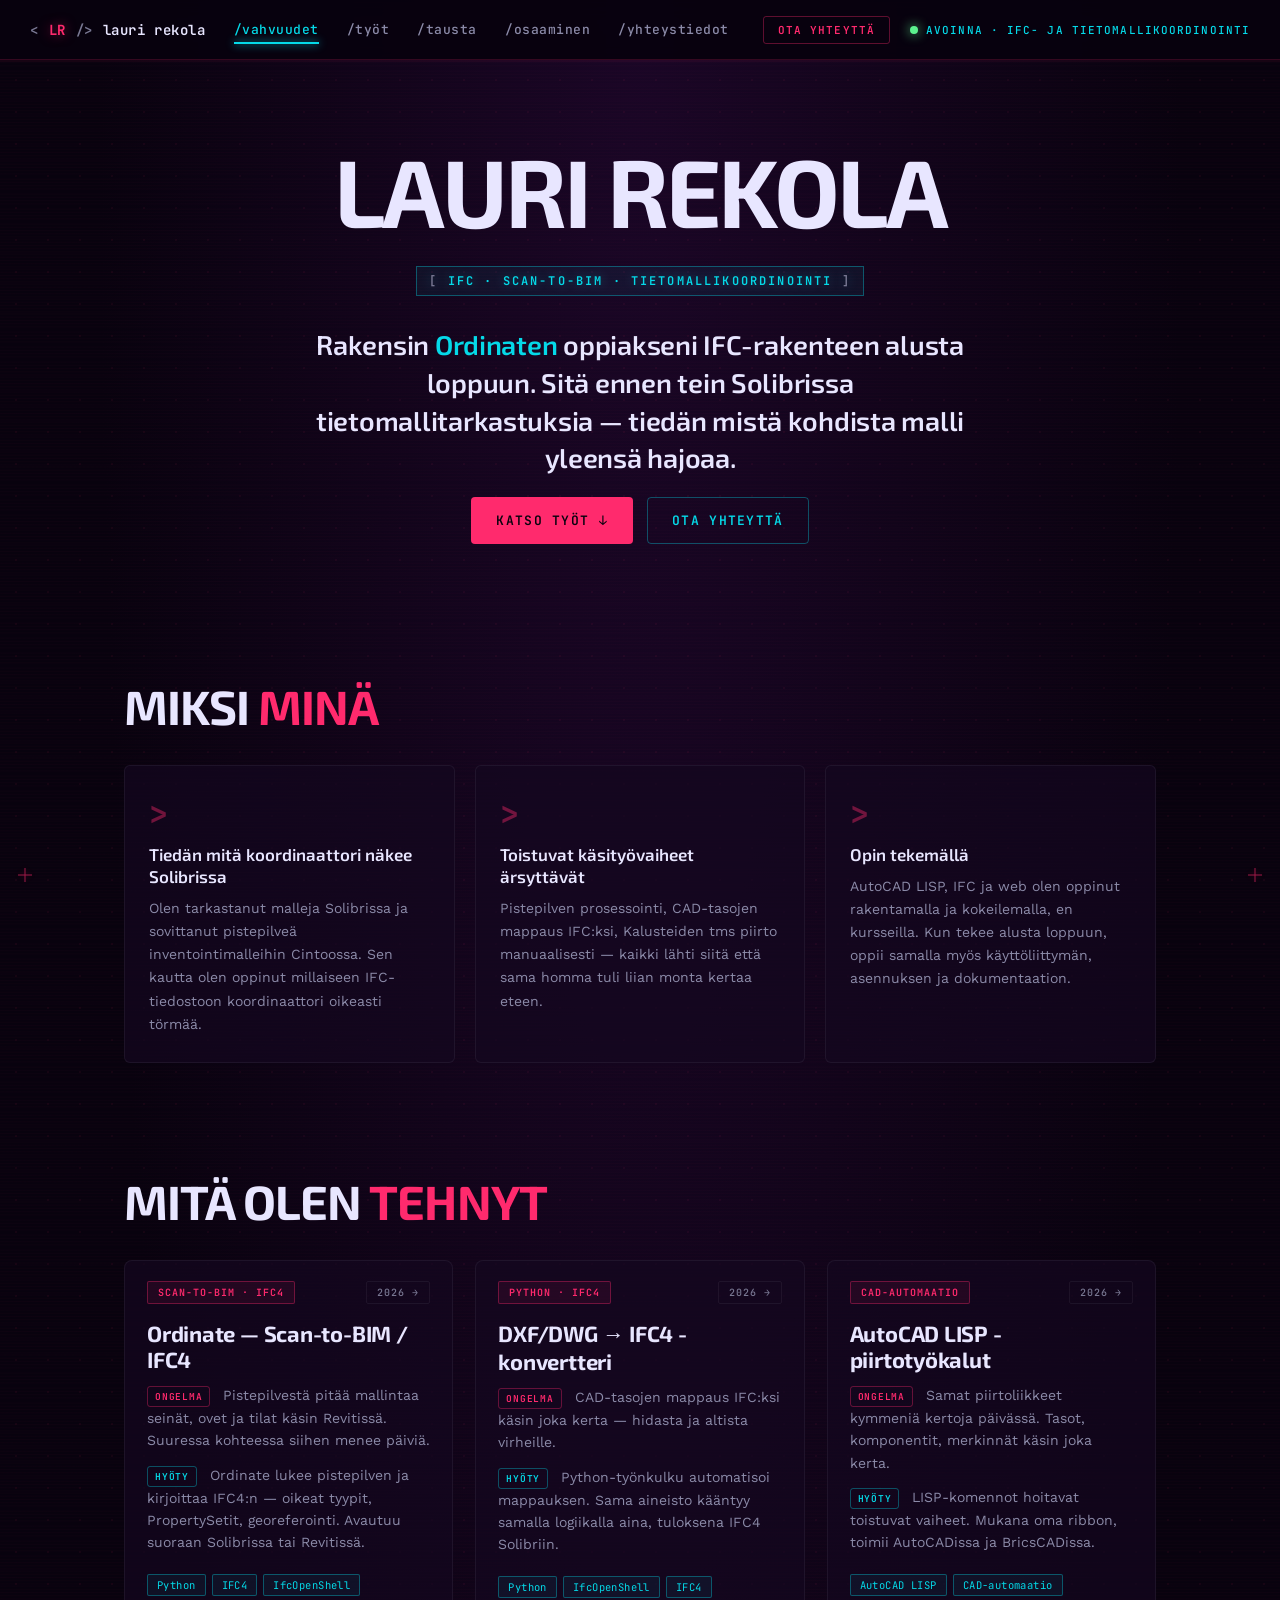
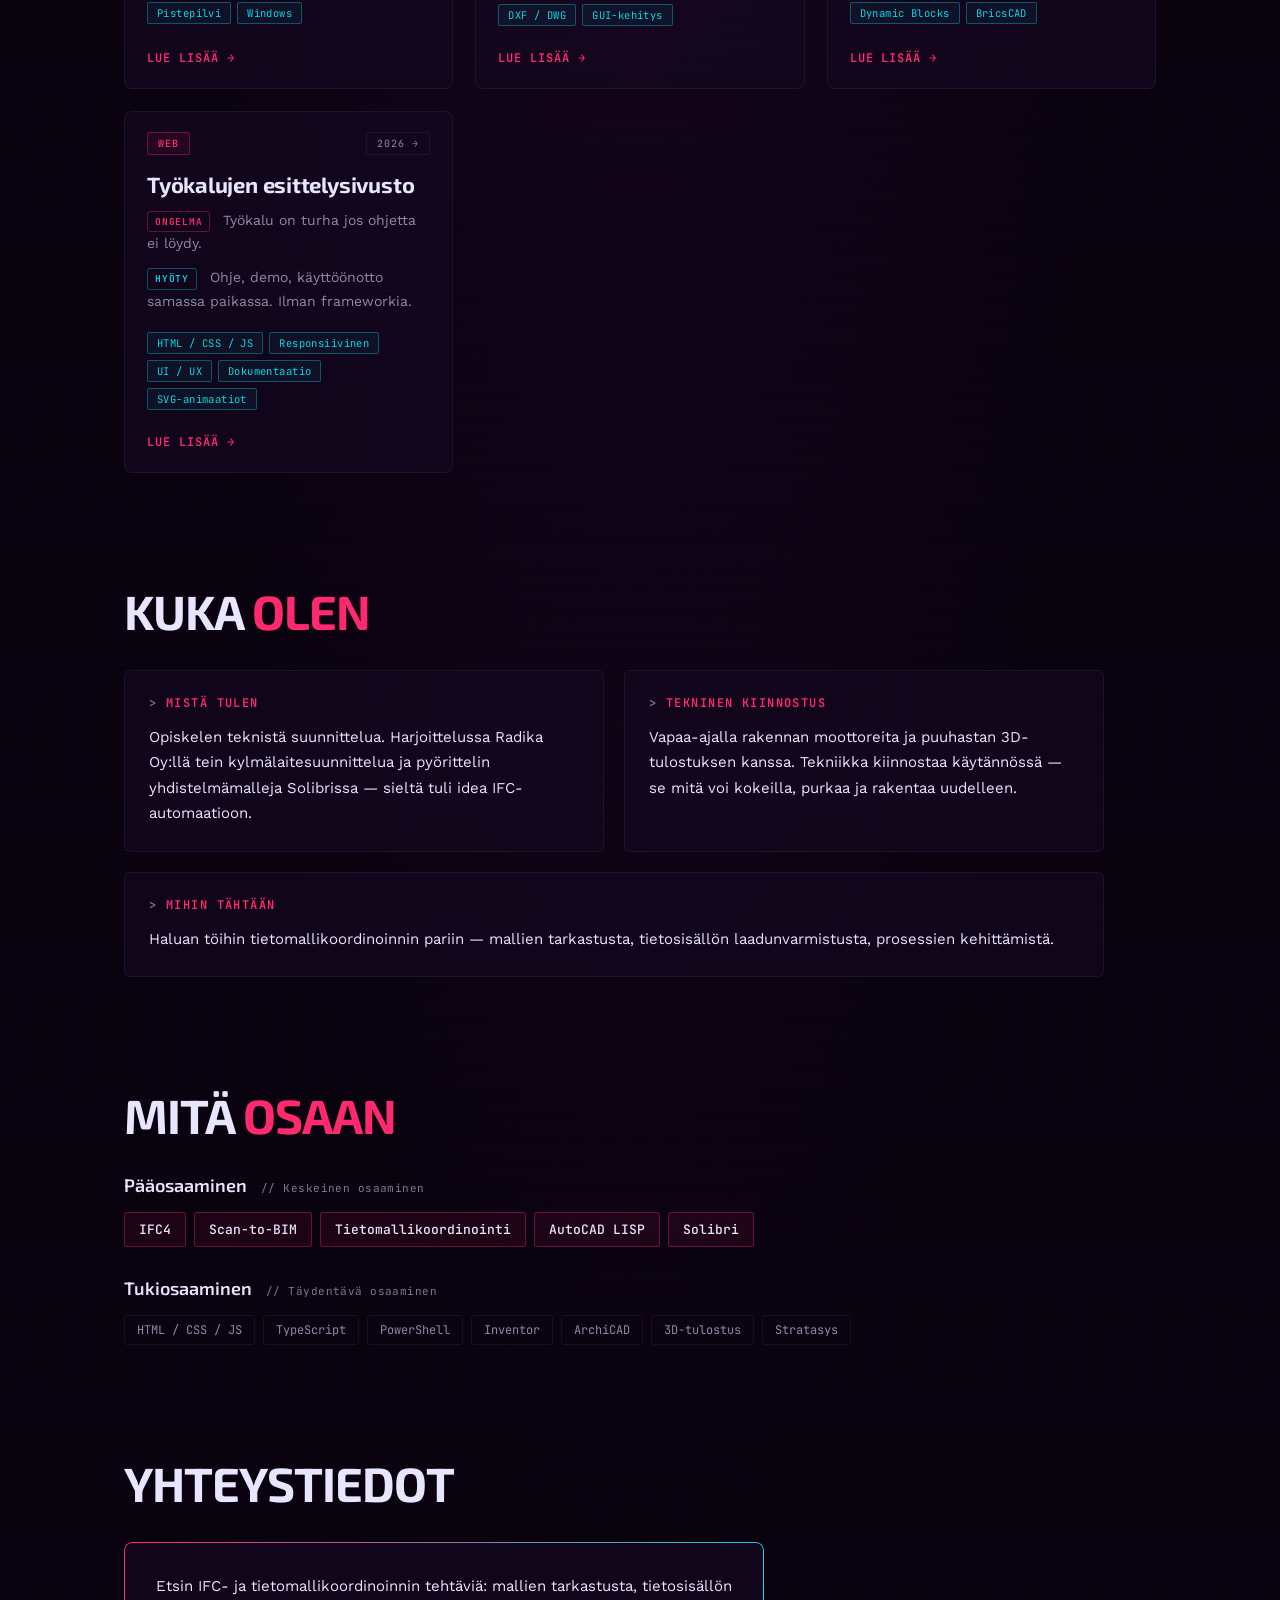
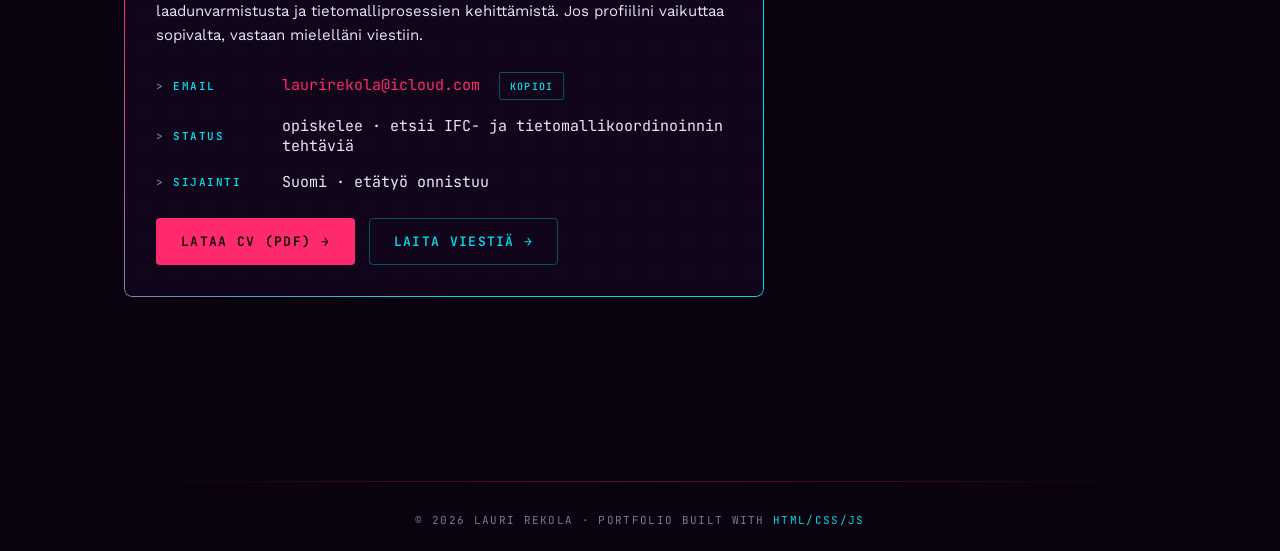
<file: index.html>
<!DOCTYPE html>
<html lang="fi">
<head>
<meta charset="UTF-8">
<meta name="viewport" content="width=device-width, initial-scale=1">
<meta name="theme-color" content="#08020e">
<meta name="description" content="Lauri Rekola: IFC-koordinointi, Scan-to-BIM ja tietomallikoordinointi. Rakensin Ordinaten oppiakseni IFC-rakenteen alusta loppuun. AutoCAD LISP, Solibri.">
<meta name="author" content="Lauri Rekola">

<meta property="og:title" content="Lauri Rekola · IFC-automaatio & Scan-to-BIM">
<meta property="og:description" content="Rakensin Ordinaten oppiakseni IFC-rakenteen alusta loppuun. Sitä ennen tein Solibrissa tietomallitarkastuksia — tiedän mistä kohdista malli yleensä hajoaa.">
<meta property="og:type" content="website">
<meta property="og:url" content="https://rekolalauri.fi/">
<meta property="og:image" content="https://rekolalauri.fi/assets/og-image.png">
<meta property="og:image:width" content="1200">
<meta property="og:image:height" content="630">
<meta property="og:image:alt" content="Lauri Rekola: IFC-automaatio ja Scan-to-BIM">

<meta name="twitter:card" content="summary_large_image">
<meta name="twitter:title" content="Lauri Rekola · IFC-automaatio & Scan-to-BIM">
<meta name="twitter:description" content="Rakensin Ordinaten oppiakseni IFC-rakenteen alusta loppuun. Sitä ennen tein Solibrissa tietomallitarkastuksia — tiedän mistä kohdista malli yleensä hajoaa.">
<meta name="twitter:image" content="https://rekolalauri.fi/assets/og-image.png">

<title>Lauri Rekola · IFC-automaatio & Scan-to-BIM</title>

<link rel="icon" type="image/svg+xml" href="favicon.svg">
<link rel="apple-touch-icon" href="apple-touch-icon.png">
<link rel="preconnect" href="https://fonts.googleapis.com">
<link rel="preconnect" href="https://fonts.gstatic.com" crossorigin>
<link href="https://fonts.googleapis.com/css2?family=Exo+2:wght@400;500;600;700&family=Work+Sans:wght@400;500;600;700&family=JetBrains+Mono:wght@400;500;600;700&display=swap" rel="stylesheet">
<link rel="stylesheet" href="style.css?v=21">

<script type="application/ld+json">
{
  "@context": "https://schema.org",
  "@graph": [
    {
      "@type": "Person",
      "@id": "https://rekolalauri.fi/#lauri",
      "name": "Lauri Rekola",
      "jobTitle": "Teknisen suunnittelun opiskelija",
      "email": "mailto:laurirekola@icloud.com",
      "url": "https://rekolalauri.fi/",
      "seeks": "IFC- ja tietomallikoordinoinnin tehtävät",
      "knowsAbout": [
        "Tekninen suunnittelu",
        "CAD-automaatio",
        "BIM",
        "IFC4",
        "Tietomallikoordinointi",
        "AutoCAD",
        "AutoCAD LISP",
        "Solibri",
        "Scan-to-BIM"
      ]
    },
    {
      "@type": "WebSite",
      "url": "https://rekolalauri.fi/",
      "name": "Lauri Rekola",
      "inLanguage": "fi",
      "author": { "@id": "https://rekolalauri.fi/#lauri" }
    }
  ]
}
</script>
</head>
<body>

<a href="#main-content" class="skip-link">Siirry pääsisältöön</a>
<nav class="topnav" aria-label="Päänavigaatio">
  <a class="brand" href="#top">
    <span class="brand-bracket">&lt;</span><span class="brand-icon">LR</span><span class="brand-bracket">/&gt;</span>
    <span class="brand-text">lauri rekola</span>
  </a>
  <div class="topnav-links">
    <a href="#vahvuudet">/vahvuudet</a>
    <a href="#tyot">/työt</a>
    <a href="#tausta">/tausta</a>
    <a href="#osaaminen">/osaaminen</a>
    <a href="#yhteys">/yhteystiedot</a>
  </div>
  <div class="topnav-right">
    <a class="nav-cta" href="#yhteys">Ota yhteyttä</a>
    <span class="availability">
      <span class="availability-dot" aria-hidden="true"></span>
      avoinna · IFC- ja tietomallikoordinointi
    </span>
  </div>
  <span class="mobile-section" aria-hidden="true"></span>
  <button class="nav-hamburger" aria-label="Avaa navigaatio" aria-expanded="false" aria-controls="mobile-nav">
    <span></span>
    <span></span>
    <span></span>
  </button>
</nav>

<div class="mobile-nav" id="mobile-nav" role="navigation" aria-label="Mobiilinavigaatio" aria-hidden="true">
  <a href="#vahvuudet">/vahvuudet</a>
  <a href="#tyot">/työt</a>
  <a href="#tausta">/tausta</a>
  <a href="#osaaminen">/osaaminen</a>
  <a href="#yhteys">/yhteys</a>
  <a class="nav-cta" href="#yhteys">Ota yhteyttä</a>
</div>

<div class="scroll-progress"><div class="scroll-progress__fill"></div></div>

<span class="crosshair bl"></span>
<span class="crosshair br"></span>

<div class="toast-host" aria-live="polite" aria-atomic="true"></div>

<main class="container" id="main-content">

  <header class="hero" id="top">
    <h1 data-text="Lauri Rekola" aria-label="Lauri Rekola">Lauri Rekola</h1>
    <div class="hero-kicker">IFC · Scan-to-BIM · Tietomallikoordinointi</div>
    <p class="hero-pitch">
      Rakensin <span class="accent">Ordinaten</span> oppiakseni IFC-rakenteen alusta loppuun.
      Sitä ennen tein Solibrissa tietomallitarkastuksia — tiedän mistä kohdista malli yleensä hajoaa.
    </p>
    <div class="hero-cta">
      <a class="btn btn-primary" href="#tyot">Katso työt ↓</a>
      <a class="btn btn-secondary" href="#yhteys">Ota yhteyttä</a>
    </div>
  </header>

  <!-- ============================================================
       VAHVUUDET — mitä tuon työnantajalle
       ============================================================ -->
  <section class="section" id="vahvuudet">
    <h2>Miksi <span class="accent">minä</span></h2>
    <div class="value-grid">
      <div class="value-card reveal">
        <span class="value-num">&gt;</span>
        <h3>Tiedän mitä koordinaattori näkee Solibrissa</h3>
        <p>
          Olen tarkastanut malleja Solibrissa ja sovittanut pistepilveä
          inventointimalleihin Cintoossa. Sen kautta olen oppinut millaiseen
          IFC-tiedostoon koordinaattori oikeasti törmää.
        </p>
      </div>
      <div class="value-card reveal">
        <span class="value-num">&gt;</span>
        <h3>Toistuvat käsityövaiheet ärsyttävät</h3>
        <p>
          Pistepilven prosessointi, CAD-tasojen mappaus IFC:ksi,
          Kalusteiden tms piirto manuaalisesti — kaikki lähti siitä että
          sama homma tuli liian monta kertaa eteen.
        </p>
      </div>
      <div class="value-card reveal">
        <span class="value-num">&gt;</span>
        <h3>Opin tekemällä</h3>
        <p>
          AutoCAD LISP, IFC ja web olen oppinut rakentamalla ja kokeilemalla, en kursseilla.
          Kun tekee alusta loppuun, oppii samalla myös käyttöliittymän,
          asennuksen ja dokumentaation.
        </p>
      </div>
    </div>
  </section>

  <!-- ============================================================
       TYÖT
       ============================================================ -->
  <section class="section" id="tyot">
    <h2>Mitä olen <span class="accent">tehnyt</span></h2>
    <div class="projects-grid">

      <!-- Ordinate — ENSIMMÄINEN -->
      <article class="project-card reveal">
        <div class="project-body">
          <div class="project-meta">
            <span class="status-badge">SCAN-TO-BIM · IFC4</span>
            <span class="year-badge">2026 →</span>
          </div>
          <h3>Ordinate — Scan-to-BIM / IFC4</h3>
          <p class="case-line"><span class="case-tag">Ongelma</span> Pistepilvestä pitää mallintaa seinät, ovet ja tilat käsin Revitissä. Suuressa kohteessa siihen menee päiviä.</p>
          <p class="case-line"><span class="case-tag case-tag--hyoty">Hyöty</span> Ordinate lukee pistepilven ja kirjoittaa IFC4:n — oikeat tyypit, PropertySetit, georeferointi. Avautuu suoraan Solibrissa tai Revitissä.</p>
          <div class="tech-chips">
            <span class="chip">Python</span>
            <span class="chip">IFC4</span>
            <span class="chip">IfcOpenShell</span>
            <span class="chip">Pistepilvi</span>
            <span class="chip">Windows</span>
          </div>
          <div class="project-links">
            <a href="projects/ordinate.html">Lue lisää →</a>
          </div>
        </div>
      </article>

      <!-- dxf2ifc -->
      <article class="project-card reveal">
        <div class="project-body">
          <div class="project-meta">
            <span class="status-badge">PYTHON · IFC4</span>
            <span class="year-badge">2026 →</span>
          </div>
          <h3>DXF/DWG → IFC4 -konvertteri</h3>
          <p class="case-line"><span class="case-tag">Ongelma</span> CAD-tasojen mappaus IFC:ksi käsin joka kerta — hidasta ja altista virheille.</p>
          <p class="case-line"><span class="case-tag case-tag--hyoty">Hyöty</span> Python-työnkulku automatisoi mappauksen. Sama aineisto kääntyy samalla logiikalla aina, tuloksena IFC4 Solibriin.</p>
          <div class="tech-chips">
            <span class="chip">Python</span>
            <span class="chip">IfcOpenShell</span>
            <span class="chip">IFC4</span>
            <span class="chip">DXF / DWG</span>
            <span class="chip">GUI-kehitys</span>
          </div>
          <div class="project-links">
            <a href="projects/dxf2ifc.html">Lue lisää →</a>
          </div>
        </div>
      </article>

      <!-- AutoCAD LISP -työkalut -->
      <article class="project-card reveal">
        <div class="project-body">
          <div class="project-meta">
            <span class="status-badge">CAD-AUTOMAATIO</span>
            <span class="year-badge">2026 →</span>
          </div>
          <h3>AutoCAD LISP -piirtotyökalut</h3>
          <p class="case-line"><span class="case-tag">Ongelma</span> Samat piirtoliikkeet kymmeniä kertoja päivässä. Tasot, komponentit, merkinnät käsin joka kerta.</p>
          <p class="case-line"><span class="case-tag case-tag--hyoty">Hyöty</span> LISP-komennot hoitavat toistuvat vaiheet. Mukana oma ribbon, toimii AutoCADissa ja BricsCADissa.</p>
          <div class="tech-chips">
            <span class="chip">AutoCAD LISP</span>
            <span class="chip">CAD-automaatio</span>
            <span class="chip">Dynamic Blocks</span>
            <span class="chip">BricsCAD</span>
          </div>
          <div class="project-links">
            <a href="projects/autocad-lisp.html">Lue lisää →</a>
          </div>
        </div>
      </article>

      <!-- Työkalusivusto -->
      <article class="project-card reveal">
        <div class="project-body">
          <div class="project-meta">
            <span class="status-badge">WEB</span>
            <span class="year-badge">2026 →</span>
          </div>
          <h3>Työkalujen esittelysivusto</h3>
          <p class="case-line"><span class="case-tag">Ongelma</span> Työkalu on turha jos ohjetta ei löydy.</p>
          <p class="case-line"><span class="case-tag case-tag--hyoty">Hyöty</span> Ohje, demo, käyttöönotto samassa paikassa. Ilman frameworkia.</p>
          <div class="tech-chips">
            <span class="chip">HTML / CSS / JS</span>
            <span class="chip">Responsiivinen</span>
            <span class="chip">UI / UX</span>
            <span class="chip">Dokumentaatio</span>
            <span class="chip">SVG-animaatiot</span>
          </div>
          <div class="project-links">
            <a href="projects/tyokalusivusto.html">Lue lisää →</a>
          </div>
        </div>
      </article>

    </div>
  </section>

  <!-- ============================================================
       TAUSTA
       ============================================================ -->
  <section class="section" id="tausta">
    <h2>Kuka <span class="accent">olen</span></h2>
    <div class="about-grid">
      <div class="about-block reveal">
        <h3>Mistä tulen</h3>
        <p>
          Opiskelen teknistä suunnittelua. Harjoittelussa Radika Oy:llä tein
          kylmälaitesuunnittelua ja pyörittelin yhdistelmämalleja Solibrissa —
          sieltä tuli idea IFC-automaatioon.
        </p>
      </div>
      <div class="about-block reveal">
        <h3>Tekninen kiinnostus</h3>
        <p>
          Vapaa-ajalla rakennan moottoreita ja puuhastan 3D-tulostuksen
          kanssa. Tekniikka kiinnostaa käytännössä — se mitä voi kokeilla,
          purkaa ja rakentaa uudelleen.
        </p>
      </div>
      <div class="about-block about-block--wide reveal">
        <h3>Mihin tähtään</h3>
        <p>
          Haluan töihin tietomallikoordinoinnin pariin — mallien tarkastusta,
          tietosisällön laadunvarmistusta, prosessien kehittämistä.
        </p>
      </div>
    </div>
  </section>

  <!-- ============================================================
       OSAAMINEN — pää- ja tukiosaaminen
       ============================================================ -->
  <section class="section" id="osaaminen">
    <h2>Mitä <span class="accent">osaan</span></h2>

    <div class="skill-tier reveal">
      <div class="skill-tier-head">
        <h3>Pääosaaminen</h3>
        <span class="skill-tier-note">Keskeinen osaaminen</span>
      </div>
      <ul class="chips chips-primary">
        <li>IFC4</li>
        <li>Scan-to-BIM</li>
        <li>Tietomallikoordinointi</li>
        <li>AutoCAD LISP</li>
        <li>Solibri</li>
      </ul>
    </div>

    <div class="skill-tier reveal">
      <div class="skill-tier-head">
        <h3>Tukiosaaminen</h3>
        <span class="skill-tier-note">Täydentävä osaaminen</span>
      </div>
      <ul class="chips chips-support">
        <li>HTML / CSS / JS</li>
        <li>TypeScript</li>
        <li>PowerShell</li>
        <li>Inventor</li>
        <li>ArchiCAD</li>
        <li>3D-tulostus</li>
        <li>Stratasys</li>
      </ul>
    </div>
  </section>

  <!-- ============================================================
       YHTEYS
       ============================================================ -->
  <section class="section" id="yhteys">
    <h2>Yhteystiedot</h2>
    <div class="contact-card reveal">
      <p class="contact-intro">
        Etsin IFC- ja tietomallikoordinoinnin tehtäviä: mallien tarkastusta,
        tietosisällön laadunvarmistusta ja tietomalliprosessien kehittämistä.
        Jos profiilini vaikuttaa sopivalta, vastaan mielelläni viestiin.
      </p>
      <ul class="contact-list">
        <li>
          <span class="contact-label">email</span>
          <span class="contact-value">
            <a href="mailto:laurirekola@icloud.com">laurirekola@icloud.com</a>
            <button class="copy-btn" type="button" data-copy="laurirekola@icloud.com" aria-label="Kopioi sähköposti">kopioi</button>
          </span>
        </li>
        <li>
          <span class="contact-label">status</span>
          <span class="contact-value">opiskelee · etsii IFC- ja tietomallikoordinoinnin tehtäviä</span>
        </li>
        <li>
          <span class="contact-label">sijainti</span>
          <span class="contact-value">Suomi · etätyö onnistuu</span>
        </li>
      </ul>
      <div class="contact-actions">
        <a class="btn btn-primary" href="assets/Lauri_Rekola_CV.pdf" target="_blank" rel="noopener noreferrer">Lataa CV (PDF) →</a>
        <a class="btn btn-secondary" href="mailto:laurirekola@icloud.com?subject=Ty%C3%B6mahdollisuus">Laita viestiä →</a>
      </div>
    </div>
  </section>

</main>

<footer class="site-footer">
  © <span class="footer-year">2026</span> Lauri Rekola · Portfolio built with <span class="accent">HTML/CSS/JS</span>
</footer>

<script defer src="script.js?v=9"></script>
</body>
</html>
</file>
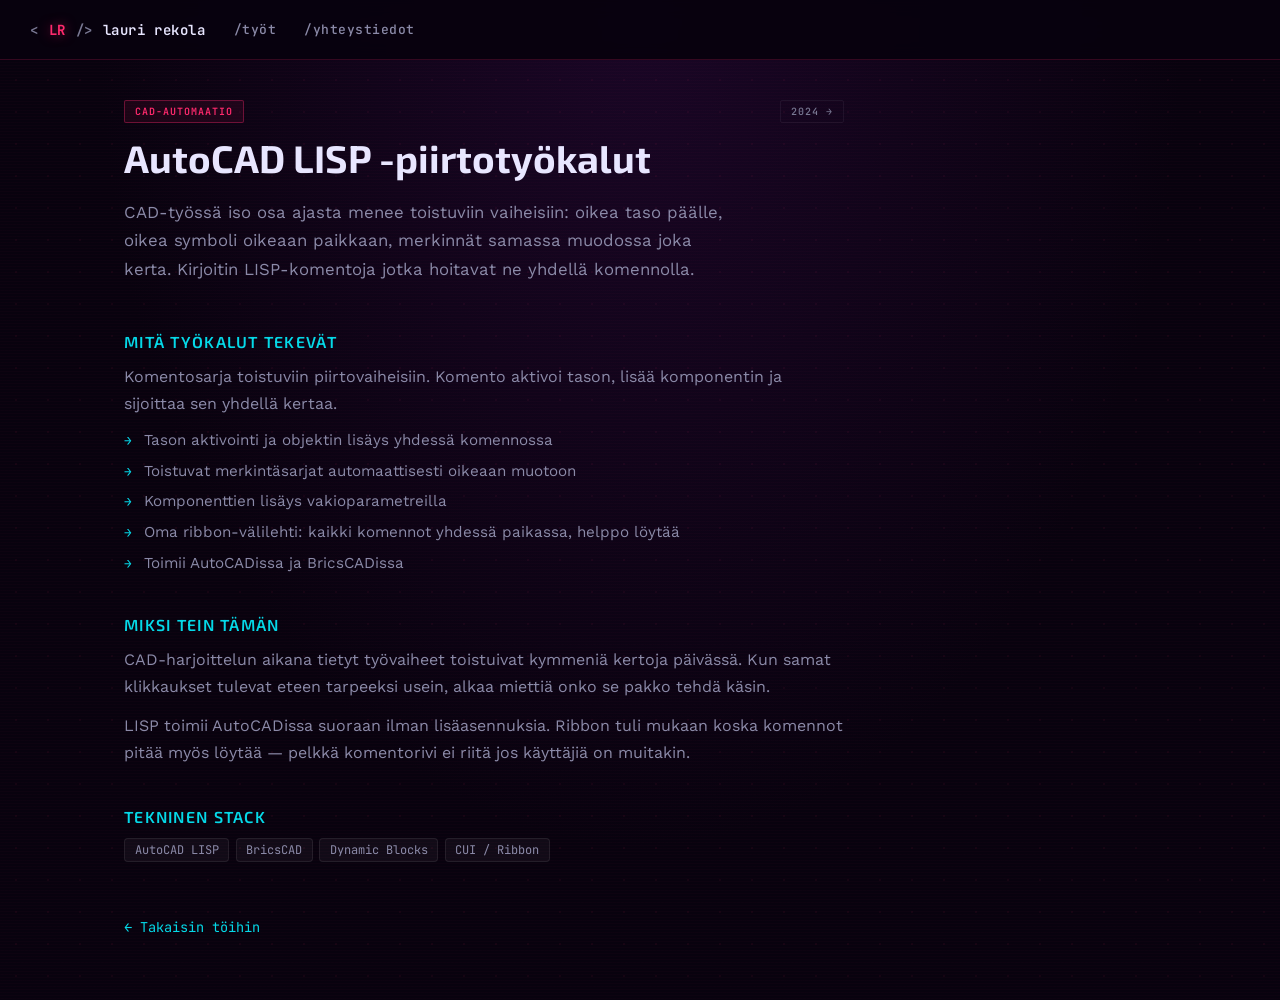
<file: projects/autocad-lisp.html>
<!DOCTYPE html>
<html lang="fi">
<head>
<meta charset="UTF-8">
<meta name="viewport" content="width=device-width, initial-scale=1">
<title>AutoCAD LISP -piirtotyökalut</title>
<link rel="preconnect" href="https://fonts.googleapis.com">
<link rel="preconnect" href="https://fonts.gstatic.com" crossorigin>
<link href="https://fonts.googleapis.com/css2?family=Exo+2:wght@400;500;600;700&family=Work+Sans:wght@400;500;600;700&family=JetBrains+Mono:wght@400;500;600;700&display=swap" rel="stylesheet">
<link rel="stylesheet" href="../style.css?v=21">
<style>
  .project-hero { max-width: 720px; margin-bottom: 3rem; }
  .project-hero h1 {
    font-family: 'Exo 2', sans-serif;
    font-size: clamp(1.6rem, 4vw, 2.4rem);
    font-weight: 700;
    line-height: 1.2;
    margin: 0.75rem 0 1rem;
    text-wrap: balance;
  }
  .project-hero .lede {
    font-size: 1.05rem;
    line-height: 1.7;
    color: var(--text-dim);
    max-width: 620px;
  }
  .project-section { max-width: 720px; margin-bottom: 2.5rem; }
  .project-section h2 {
    font-family: 'Exo 2', sans-serif;
    font-size: 1rem;
    font-weight: 600;
    text-transform: uppercase;
    letter-spacing: 0.08em;
    color: var(--cyan);
    margin: 0 0 0.75rem;
  }
  .project-section p {
    color: var(--text-dim);
    line-height: 1.7;
    margin: 0 0 0.75rem;
  }
  .output-list {
    list-style: none; padding: 0; margin: 0.75rem 0;
    display: flex; flex-direction: column; gap: 0.5rem;
  }
  .output-list li {
    display: flex; gap: 0.75rem; align-items: baseline;
    color: var(--text-dim); font-size: 0.95rem; line-height: 1.5;
  }
  .output-list li::before {
    content: "→"; color: var(--cyan);
    font-family: 'JetBrains Mono', monospace;
    font-size: 0.8rem; flex-shrink: 0;
  }
  .tag-row { display: flex; flex-wrap: wrap; gap: 0.4rem; margin-top: 0.75rem; }
  .tag {
    background: rgba(255,255,255,0.04);
    border: 1px solid rgba(255,255,255,0.08);
    border-radius: 4px;
    padding: 0.2rem 0.6rem;
    font-family: 'JetBrains Mono', monospace;
    font-size: 0.75rem;
    color: var(--text-dim);
  }
  .back-link {
    color: var(--cyan); font-family: 'JetBrains Mono', monospace;
    font-size: 0.85rem; text-decoration: none; display: inline-block; margin-top: 1rem;
  }
  .back-link:hover { color: var(--magenta); }
</style>
</head>
<body>

<nav class="topnav" aria-label="Päänavigaatio">
  <a class="brand" href="../index.html">
    <span class="brand-bracket">&lt;</span><span class="brand-icon">LR</span><span class="brand-bracket">/&gt;</span>
    <span class="brand-text">lauri rekola</span>
  </a>
  <div class="topnav-links">
    <a href="../index.html#tyot">/työt</a>
    <a href="../index.html#yhteys">/yhteystiedot</a>
  </div>
</nav>

<main class="container" id="main-content" style="padding-top: 100px; padding-bottom: 4rem;">

  <div class="project-hero">
    <div class="project-meta" style="margin-bottom: 0.75rem;">
      <span class="status-badge">CAD-AUTOMAATIO</span>
      <span class="year-badge">2024 →</span>
    </div>
    <h1>AutoCAD LISP <span class="accent">-piirtotyökalut</span></h1>
    <p class="lede">
      CAD-työssä iso osa ajasta menee toistuviin vaiheisiin: oikea taso päälle, oikea symboli oikeaan paikkaan, merkinnät samassa muodossa joka kerta. Kirjoitin LISP-komentoja jotka hoitavat ne yhdellä komennolla.
    </p>
  </div>

  <div class="project-section">
    <h2>Mitä työkalut tekevät</h2>
    <p>Komentosarja toistuviin piirtovaiheisiin. Komento aktivoi tason, lisää komponentin ja sijoittaa sen yhdellä kertaa.</p>

    <ul class="output-list">
      <li>Tason aktivointi ja objektin lisäys yhdessä komennossa</li>
      <li>Toistuvat merkintäsarjat automaattisesti oikeaan muotoon</li>
      <li>Komponenttien lisäys vakioparametreilla</li>
      <li>Oma ribbon-välilehti: kaikki komennot yhdessä paikassa, helppo löytää</li>
      <li>Toimii AutoCADissa ja BricsCADissa</li>
    </ul>
  </div>

  <div class="project-section">
    <h2>Miksi tein tämän</h2>
    <p>CAD-harjoittelun aikana tietyt työvaiheet toistuivat kymmeniä kertoja päivässä. Kun samat klikkaukset tulevat eteen tarpeeksi usein, alkaa miettiä onko se pakko tehdä käsin.</p>
    <p>LISP toimii AutoCADissa suoraan ilman lisäasennuksia. Ribbon tuli mukaan koska komennot pitää myös löytää — pelkkä komentorivi ei riitä jos käyttäjiä on muitakin.</p>
  </div>

  <div class="project-section">
    <h2>Tekninen stack</h2>
    <div class="tag-row">
      <span class="tag">AutoCAD LISP</span>
      <span class="tag">BricsCAD</span>
      <span class="tag">Dynamic Blocks</span>
      <span class="tag">CUI / Ribbon</span>
    </div>
  </div>

  <a href="../index.html#tyot" class="back-link">← Takaisin töihin</a>

</main>

</body>
</html>
</file>
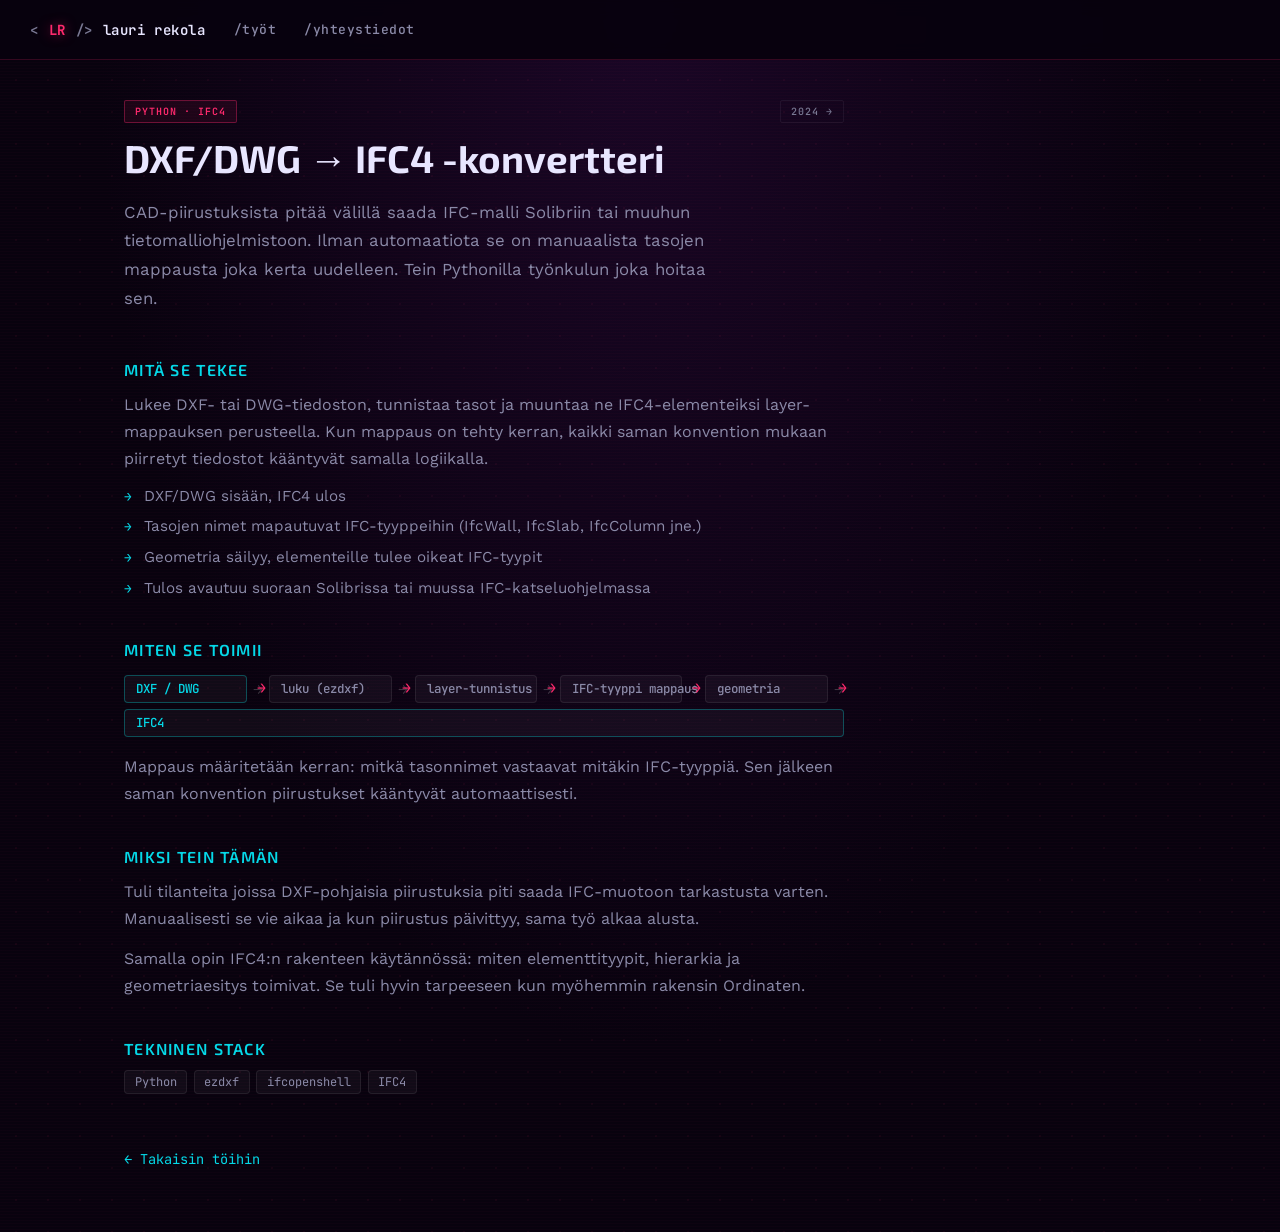
<file: projects/dxf2ifc.html>
<!DOCTYPE html>
<html lang="fi">
<head>
<meta charset="UTF-8">
<meta name="viewport" content="width=device-width, initial-scale=1">
<title>DXF/DWG → IFC4 -konvertteri</title>
<link rel="preconnect" href="https://fonts.googleapis.com">
<link rel="preconnect" href="https://fonts.gstatic.com" crossorigin>
<link href="https://fonts.googleapis.com/css2?family=Exo+2:wght@400;500;600;700&family=Work+Sans:wght@400;500;600;700&family=JetBrains+Mono:wght@400;500;600;700&display=swap" rel="stylesheet">
<link rel="stylesheet" href="../style.css?v=21">
<style>
  .project-hero { max-width: 720px; margin-bottom: 3rem; }
  .project-hero h1 {
    font-family: 'Exo 2', sans-serif;
    font-size: clamp(1.6rem, 4vw, 2.4rem);
    font-weight: 700;
    line-height: 1.2;
    margin: 0.75rem 0 1rem;
    text-wrap: balance;
  }
  .project-hero .lede {
    font-size: 1.05rem;
    line-height: 1.7;
    color: var(--text-dim);
    max-width: 620px;
  }
  .project-section { max-width: 720px; margin-bottom: 2.5rem; }
  .project-section h2 {
    font-family: 'Exo 2', sans-serif;
    font-size: 1rem;
    font-weight: 600;
    text-transform: uppercase;
    letter-spacing: 0.08em;
    color: var(--cyan);
    margin: 0 0 0.75rem;
  }
  .project-section p {
    color: var(--text-dim);
    line-height: 1.7;
    margin: 0 0 0.75rem;
  }
  .flow-row {
    display: flex;
    flex-wrap: wrap;
    gap: 0.4rem;
    align-items: center;
    margin: 1rem 0;
  }
  .flow-step {
    background: rgba(255,255,255,0.04);
    border: 1px solid rgba(255,255,255,0.08);
    border-radius: 4px;
    padding: 0.3rem 0.7rem;
    font-family: 'JetBrains Mono', monospace;
    font-size: 0.78rem;
    color: var(--text-dim);
    white-space: nowrap;
  }
  .flow-step.hl { border-color: rgba(0,230,230,0.3); color: var(--cyan); }
  .flow-arrow { color: rgba(255,255,255,0.2); font-size: 0.85rem; }
  .output-list {
    list-style: none; padding: 0; margin: 0.75rem 0;
    display: flex; flex-direction: column; gap: 0.5rem;
  }
  .output-list li {
    display: flex; gap: 0.75rem; align-items: baseline;
    color: var(--text-dim); font-size: 0.95rem; line-height: 1.5;
  }
  .output-list li::before {
    content: "→"; color: var(--cyan);
    font-family: 'JetBrains Mono', monospace;
    font-size: 0.8rem; flex-shrink: 0;
  }
  .tag-row { display: flex; flex-wrap: wrap; gap: 0.4rem; margin-top: 0.75rem; }
  .tag {
    background: rgba(255,255,255,0.04);
    border: 1px solid rgba(255,255,255,0.08);
    border-radius: 4px;
    padding: 0.2rem 0.6rem;
    font-family: 'JetBrains Mono', monospace;
    font-size: 0.75rem;
    color: var(--text-dim);
  }
  .back-link {
    color: var(--cyan); font-family: 'JetBrains Mono', monospace;
    font-size: 0.85rem; text-decoration: none; display: inline-block; margin-top: 1rem;
  }
  .back-link:hover { color: var(--magenta); }
</style>
</head>
<body>

<nav class="topnav" aria-label="Päänavigaatio">
  <a class="brand" href="../index.html">
    <span class="brand-bracket">&lt;</span><span class="brand-icon">LR</span><span class="brand-bracket">/&gt;</span>
    <span class="brand-text">lauri rekola</span>
  </a>
  <div class="topnav-links">
    <a href="../index.html#tyot">/työt</a>
    <a href="../index.html#yhteys">/yhteystiedot</a>
  </div>
</nav>

<main class="container" id="main-content" style="padding-top: 100px; padding-bottom: 4rem;">

  <div class="project-hero">
    <div class="project-meta" style="margin-bottom: 0.75rem;">
      <span class="status-badge">PYTHON · IFC4</span>
      <span class="year-badge">2024 →</span>
    </div>
    <h1>DXF/DWG → <span class="accent">IFC4</span> -konvertteri</h1>
    <p class="lede">
      CAD-piirustuksista pitää välillä saada IFC-malli Solibriin tai muuhun tietomalliohjelmistoon. Ilman automaatiota se on manuaalista tasojen mappausta joka kerta uudelleen. Tein Pythonilla työnkulun joka hoitaa sen.
    </p>
  </div>

  <div class="project-section">
    <h2>Mitä se tekee</h2>
    <p>Lukee DXF- tai DWG-tiedoston, tunnistaa tasot ja muuntaa ne IFC4-elementeiksi layer-mappauksen perusteella. Kun mappaus on tehty kerran, kaikki saman konvention mukaan piirretyt tiedostot kääntyvät samalla logiikalla.</p>

    <ul class="output-list">
      <li>DXF/DWG sisään, IFC4 ulos</li>
      <li>Tasojen nimet mapautuvat IFC-tyyppeihin (IfcWall, IfcSlab, IfcColumn jne.)</li>
      <li>Geometria säilyy, elementeille tulee oikeat IFC-tyypit</li>
      <li>Tulos avautuu suoraan Solibrissa tai muussa IFC-katseluohjelmassa</li>
    </ul>
  </div>

  <div class="project-section">
    <h2>Miten se toimii</h2>

    <div class="flow-row">
      <span class="flow-step hl">DXF / DWG</span>
      <span class="flow-arrow">→</span>
      <span class="flow-step">luku (ezdxf)</span>
      <span class="flow-arrow">→</span>
      <span class="flow-step">layer-tunnistus</span>
      <span class="flow-arrow">→</span>
      <span class="flow-step">IFC-tyyppi mappaus</span>
      <span class="flow-arrow">→</span>
      <span class="flow-step">geometria</span>
      <span class="flow-arrow">→</span>
      <span class="flow-step hl">IFC4</span>
    </div>

    <p>Mappaus määritetään kerran: mitkä tasonnimet vastaavat mitäkin IFC-tyyppiä. Sen jälkeen saman konvention piirustukset kääntyvät automaattisesti.</p>
  </div>

  <div class="project-section">
    <h2>Miksi tein tämän</h2>
    <p>Tuli tilanteita joissa DXF-pohjaisia piirustuksia piti saada IFC-muotoon tarkastusta varten. Manuaalisesti se vie aikaa ja kun piirustus päivittyy, sama työ alkaa alusta.</p>
    <p>Samalla opin IFC4:n rakenteen käytännössä: miten elementtityypit, hierarkia ja geometriaesitys toimivat. Se tuli hyvin tarpeeseen kun myöhemmin rakensin Ordinaten.</p>
  </div>

  <div class="project-section">
    <h2>Tekninen stack</h2>
    <div class="tag-row">
      <span class="tag">Python</span>
      <span class="tag">ezdxf</span>
      <span class="tag">ifcopenshell</span>
      <span class="tag">IFC4</span>
    </div>
  </div>

  <a href="../index.html#tyot" class="back-link">← Takaisin töihin</a>

</main>

</body>
</html>
</file>
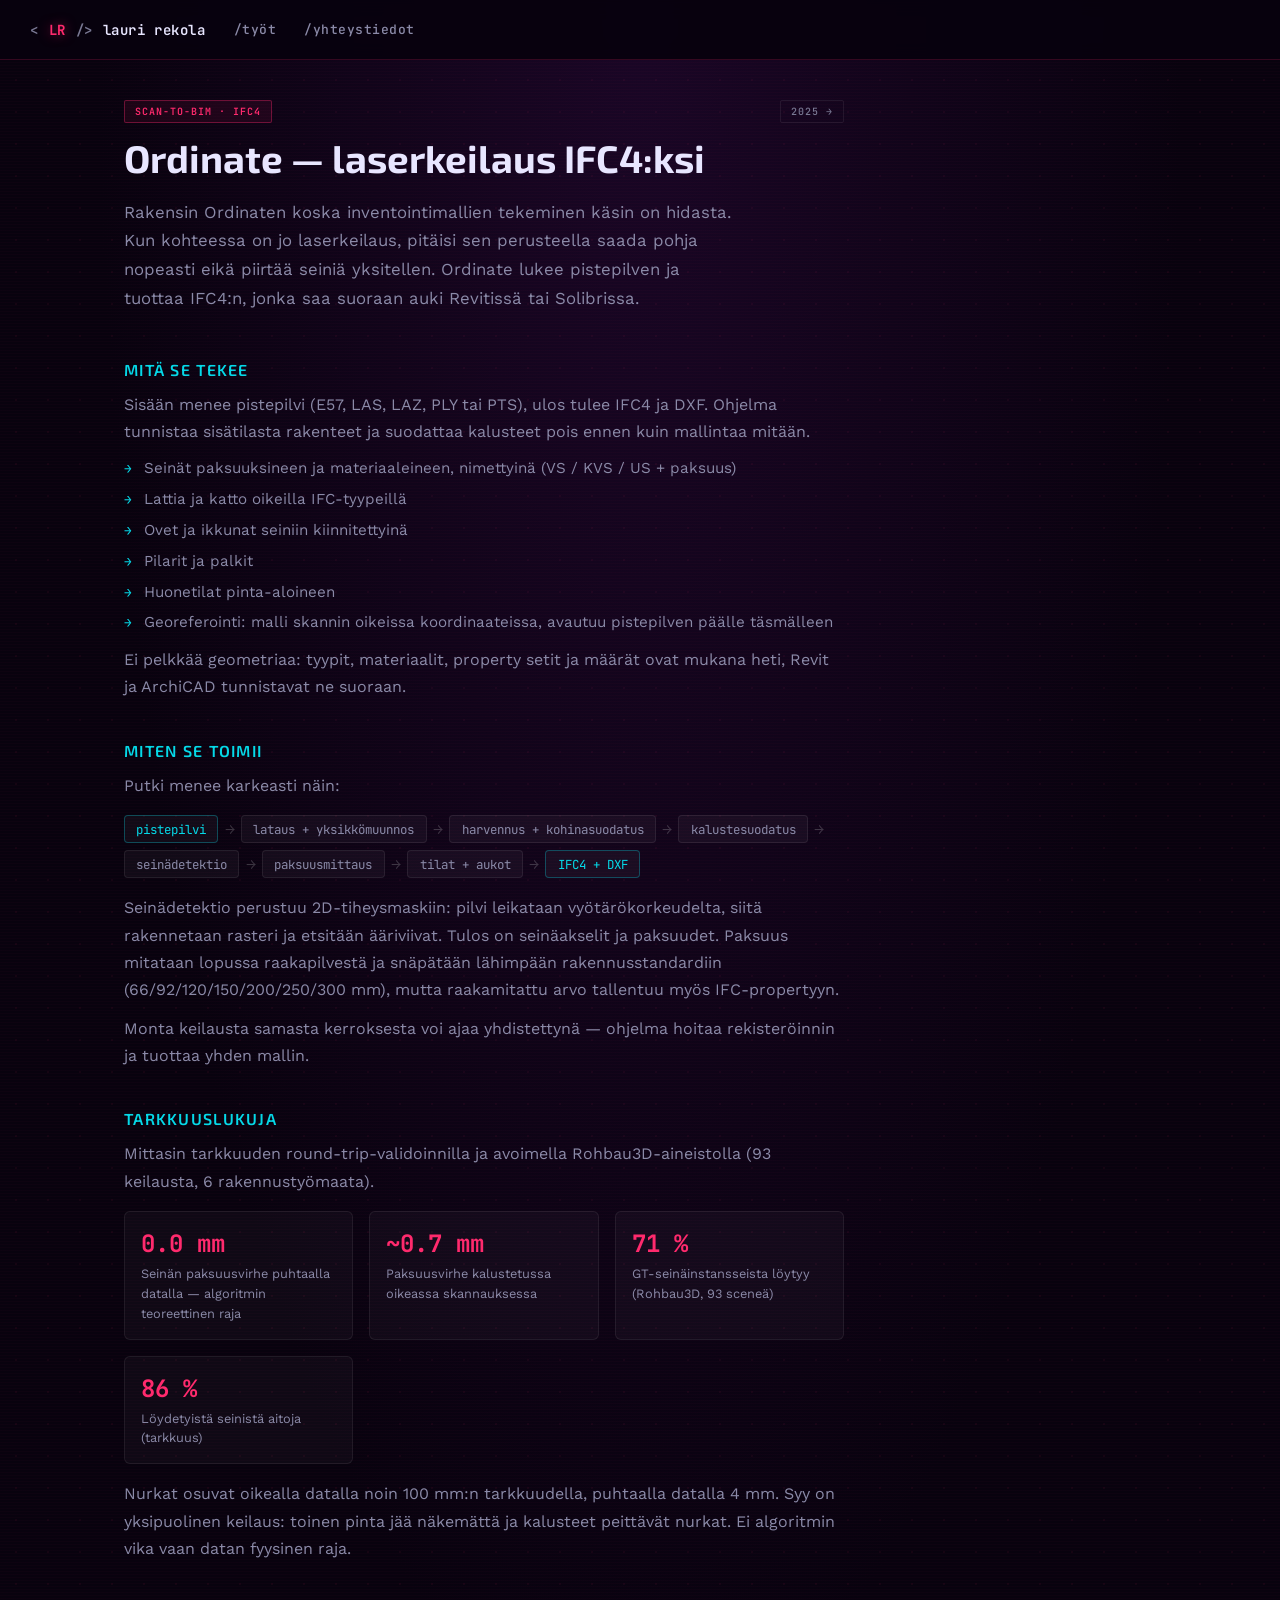
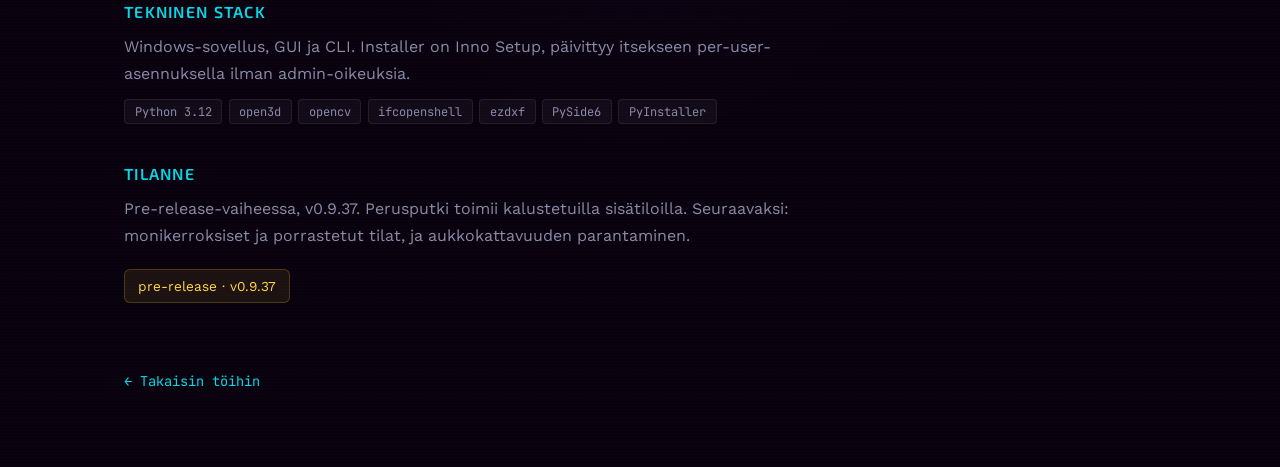
<file: projects/ordinate.html>
<!DOCTYPE html>
<html lang="fi">
<head>
<meta charset="UTF-8">
<meta name="viewport" content="width=device-width, initial-scale=1">
<title>Ordinate — Scan-to-BIM / IFC4</title>
<link rel="preconnect" href="https://fonts.googleapis.com">
<link rel="preconnect" href="https://fonts.gstatic.com" crossorigin>
<link href="https://fonts.googleapis.com/css2?family=Exo+2:wght@400;500;600;700&family=Work+Sans:wght@400;500;600;700&family=JetBrains+Mono:wght@400;500;600;700&display=swap" rel="stylesheet">
<link rel="stylesheet" href="../style.css?v=21">
<style>
  :root {
    --surface-subtle: rgba(255,255,255,0.04);
    --border-subtle: rgba(255,255,255,0.08);
    --surface-dim: rgba(255,255,255,0.03);
    --border-dim: rgba(255,255,255,0.07);
    --divider: rgba(255,255,255,0.2);
    --cyan-border: rgba(5,217,232,0.3);
    --amber-bg: rgba(255,217,61,0.08);
    --amber-border: rgba(255,217,61,0.2);
  }
  .project-hero {
    max-width: 720px;
    margin-bottom: 3rem;
  }
  .project-hero h1 {
    font-family: 'Exo 2', sans-serif;
    font-size: clamp(1.6rem, 4vw, 2.4rem);
    font-weight: 700;
    line-height: 1.2;
    margin: 0.75rem 0 1rem;
    text-wrap: balance;
  }
  .project-hero .lede {
    font-size: 1.05rem;
    line-height: 1.7;
    color: var(--text-dim);
    max-width: 620px;
  }
  .project-section {
    max-width: 720px;
    margin-bottom: 2.5rem;
  }
  .project-section h2 {
    font-family: 'Exo 2', sans-serif;
    font-size: 1rem;
    font-weight: 600;
    text-transform: uppercase;
    letter-spacing: 0.08em;
    color: var(--cyan);
    margin: 0 0 0.75rem;
  }
  .project-section p {
    color: var(--text-dim);
    line-height: 1.7;
    margin: 0 0 0.75rem;
  }
  .pipeline {
    display: flex;
    flex-wrap: wrap;
    gap: 0.4rem;
    align-items: center;
    margin: 1rem 0;
  }
  .pipeline-step {
    background: var(--surface-subtle);
    border: 1px solid var(--border-subtle);
    border-radius: 4px;
    padding: 0.3rem 0.7rem;
    font-family: 'JetBrains Mono', monospace;
    font-size: 0.78rem;
    color: var(--text-dim);
    white-space: nowrap;
  }
  .pipeline-step.highlight {
    border-color: var(--cyan-border);
    color: var(--cyan);
  }
  .pipeline-arrow {
    color: var(--divider);
    font-size: 0.85rem;
  }
  .stat-row {
    display: grid;
    grid-template-columns: repeat(auto-fill, minmax(180px, 1fr));
    gap: 1rem;
    margin: 1rem 0;
  }
  .stat-card {
    background: var(--surface-dim);
    border: 1px solid var(--border-dim);
    border-radius: 6px;
    padding: 1rem;
  }
  .stat-card .stat-value {
    font-family: 'JetBrains Mono', monospace;
    font-size: 1.5rem;
    font-weight: 700;
    color: var(--magenta);
    display: block;
    margin-bottom: 0.25rem;
  }
  .stat-card .stat-label {
    font-size: 0.8rem;
    color: var(--text-dim);
    line-height: 1.4;
  }
  .output-list {
    list-style: none;
    padding: 0;
    margin: 0.75rem 0;
    display: flex;
    flex-direction: column;
    gap: 0.5rem;
  }
  .output-list li {
    display: flex;
    gap: 0.75rem;
    align-items: baseline;
    color: var(--text-dim);
    font-size: 0.95rem;
    line-height: 1.5;
  }
  .output-list li::before {
    content: "→";
    color: var(--cyan);
    font-family: 'JetBrains Mono', monospace;
    font-size: 0.8rem;
    flex-shrink: 0;
  }
  .tag-row {
    display: flex;
    flex-wrap: wrap;
    gap: 0.4rem;
    margin-top: 0.75rem;
  }
  .tag {
    background: var(--surface-subtle);
    border: 1px solid var(--border-subtle);
    border-radius: 4px;
    padding: 0.2rem 0.6rem;
    font-family: 'JetBrains Mono', monospace;
    font-size: 0.75rem;
    color: var(--text-dim);
  }
  .back-link {
    color: var(--cyan);
    font-family: 'JetBrains Mono', monospace;
    font-size: 0.85rem;
    text-decoration: none;
    display: inline-flex;
    align-items: center;
    margin-top: 1rem;
    padding: 0.6rem 0;
    min-height: 44px;
  }
  .back-link:hover {
    color: var(--magenta);
  }
  .skip-link {
    position: absolute; left: -9999px; top: auto; width: 1px; height: 1px; overflow: hidden;
  }
  .skip-link:focus {
    position: fixed; top: 1rem; left: 1rem; width: auto; height: auto; overflow: visible;
    background: var(--magenta); color: #08020e;
    font-family: 'JetBrains Mono', monospace; font-size: 0.8rem;
    padding: 0.4rem 0.8rem; border-radius: 4px; z-index: 9999;
  }
  .status-note {
    display: inline-flex;
    align-items: center;
    gap: 0.5rem;
    background: var(--amber-bg);
    border: 1px solid var(--amber-border);
    border-radius: 6px;
    padding: 0.5rem 0.8rem;
    font-size: 0.85rem;
    color: var(--amber);
    margin-top: 0.5rem;
  }
</style>
</head>
<body>

<a class="skip-link" href="#main-content">Siirry sisältöön</a>

<nav class="topnav" aria-label="Päänavigaatio">
  <a class="brand" href="../index.html">
    <span class="brand-bracket">&lt;</span><span class="brand-icon">LR</span><span class="brand-bracket">/&gt;</span>
    <span class="brand-text">lauri rekola</span>
  </a>
  <div class="topnav-links">
    <a href="../index.html#tyot">/työt</a>
    <a href="../index.html#yhteys">/yhteystiedot</a>
  </div>
</nav>

<main class="container" id="main-content" style="padding-top: 100px; padding-bottom: 4rem;">

  <div class="project-hero">
    <div class="project-meta" style="margin-bottom: 0.75rem;">
      <span class="status-badge">SCAN-TO-BIM · IFC4</span>
      <span class="year-badge">2025 →</span>
    </div>
    <h1>Ordinate — <span class="accent">laserkeilaus IFC4:ksi</span></h1>
    <p class="lede">
      Rakensin Ordinaten koska inventointimallien tekeminen käsin on hidasta. Kun kohteessa on jo laserkeilaus, pitäisi sen perusteella saada pohja nopeasti eikä piirtää seiniä yksitellen. Ordinate lukee pistepilven ja tuottaa IFC4:n, jonka saa suoraan auki Revitissä tai Solibrissa.
    </p>
  </div>

  <div class="project-section">
    <h2>Mitä se tekee</h2>
    <p>Sisään menee pistepilvi (E57, LAS, LAZ, PLY tai PTS), ulos tulee IFC4 ja DXF. Ohjelma tunnistaa sisätilasta rakenteet ja suodattaa kalusteet pois ennen kuin mallintaa mitään.</p>

    <ul class="output-list">
      <li>Seinät paksuuksineen ja materiaaleineen, nimettyinä (VS / KVS / US + paksuus)</li>
      <li>Lattia ja katto oikeilla IFC-tyypeillä</li>
      <li>Ovet ja ikkunat seiniin kiinnitettyinä</li>
      <li>Pilarit ja palkit</li>
      <li>Huonetilat pinta-aloineen</li>
      <li>Georeferointi: malli skannin oikeissa koordinaateissa, avautuu pistepilven päälle täsmälleen</li>
    </ul>

    <p>Ei pelkkää geometriaa: tyypit, materiaalit, property setit ja määrät ovat mukana heti, Revit ja ArchiCAD tunnistavat ne suoraan.</p>
  </div>

  <div class="project-section">
    <h2>Miten se toimii</h2>
    <p>Putki menee karkeasti näin:</p>

    <div class="pipeline" role="img" aria-label="Käsittelyvaiheet: pistepilvi → lataus ja yksikkömuunnos → harvennus ja kohinasuodatus → kalustesuodatus → seinädetektio → paksuusmittaus → tilat ja aukot → IFC4 ja DXF">
      <span class="pipeline-step highlight">pistepilvi</span>
      <span class="pipeline-arrow">→</span>
      <span class="pipeline-step">lataus + yksikkömuunnos</span>
      <span class="pipeline-arrow">→</span>
      <span class="pipeline-step">harvennus + kohinasuodatus</span>
      <span class="pipeline-arrow">→</span>
      <span class="pipeline-step">kalustesuodatus</span>
      <span class="pipeline-arrow">→</span>
      <span class="pipeline-step">seinädetektio</span>
      <span class="pipeline-arrow">→</span>
      <span class="pipeline-step">paksuusmittaus</span>
      <span class="pipeline-arrow">→</span>
      <span class="pipeline-step">tilat + aukot</span>
      <span class="pipeline-arrow">→</span>
      <span class="pipeline-step highlight">IFC4 + DXF</span>
    </div>

    <p>Seinädetektio perustuu 2D-tiheysmaskiin: pilvi leikataan vyötärökorkeudelta, siitä rakennetaan rasteri ja etsitään ääriviivat. Tulos on seinäakselit ja paksuudet. Paksuus mitataan lopussa raakapilvestä ja snäpätään lähimpään rakennusstandardiin (66/92/120/150/200/250/300 mm), mutta raakamitattu arvo tallentuu myös IFC-propertyyn.</p>

    <p>Monta keilausta samasta kerroksesta voi ajaa yhdistettynä — ohjelma hoitaa rekisteröinnin ja tuottaa yhden mallin.</p>
  </div>

  <div class="project-section">
    <h2>Tarkkuuslukuja</h2>
    <p>Mittasin tarkkuuden round-trip-validoinnilla ja avoimella Rohbau3D-aineistolla (93 keilausta, 6 rakennustyömaata).</p>

    <div class="stat-row">
      <div class="stat-card" aria-label="0.0 mm — Seinän paksuusvirhe puhtaalla datalla, algoritmin teoreettinen raja">
        <span class="stat-value" aria-hidden="true">0.0 mm</span>
        <span class="stat-label" aria-hidden="true">Seinän paksuusvirhe puhtaalla datalla — algoritmin teoreettinen raja</span>
      </div>
      <div class="stat-card" aria-label="noin 0.7 mm — Paksuusvirhe kalustetussa oikeassa skannauksessa">
        <span class="stat-value" aria-hidden="true">~0.7 mm</span>
        <span class="stat-label" aria-hidden="true">Paksuusvirhe kalustetussa oikeassa skannauksessa</span>
      </div>
      <div class="stat-card" aria-label="71 % — GT-seinäinstansseista löytyy, Rohbau3D, 93 sceneä">
        <span class="stat-value" aria-hidden="true">71 %</span>
        <span class="stat-label" aria-hidden="true">GT-seinäinstansseista löytyy (Rohbau3D, 93 sceneä)</span>
      </div>
      <div class="stat-card" aria-label="86 % — Löydetyistä seinistä aitoja, tarkkuus">
        <span class="stat-value" aria-hidden="true">86 %</span>
        <span class="stat-label" aria-hidden="true">Löydetyistä seinistä aitoja (tarkkuus)</span>
      </div>
    </div>

    <p>Nurkat osuvat oikealla datalla noin 100 mm:n tarkkuudella, puhtaalla datalla 4 mm. Syy on yksipuolinen keilaus: toinen pinta jää näkemättä ja kalusteet peittävät nurkat. Ei algoritmin vika vaan datan fyysinen raja.</p>
  </div>

  <div class="project-section">
    <h2>Tekninen stack</h2>
    <p>Windows-sovellus, GUI ja CLI. Installer on Inno Setup, päivittyy itsekseen per-user-asennuksella ilman admin-oikeuksia.</p>
    <div class="tag-row">
      <span class="tag">Python 3.12</span>
      <span class="tag">open3d</span>
      <span class="tag">opencv</span>
      <span class="tag">ifcopenshell</span>
      <span class="tag">ezdxf</span>
      <span class="tag">PySide6</span>
      <span class="tag">PyInstaller</span>
    </div>
  </div>

  <div class="project-section">
    <h2>Tilanne</h2>
    <p>Pre-release-vaiheessa, v0.9.37. Perusputki toimii kalustetuilla sisätiloilla. Seuraavaksi: monikerroksiset ja porrastetut tilat, ja aukkokattavuuden parantaminen.</p>
    <div class="status-note">pre-release · v0.9.37</div>
  </div>

  <a href="../index.html#tyot" class="back-link">← Takaisin töihin</a>

</main>

</body>
</html>
</file>
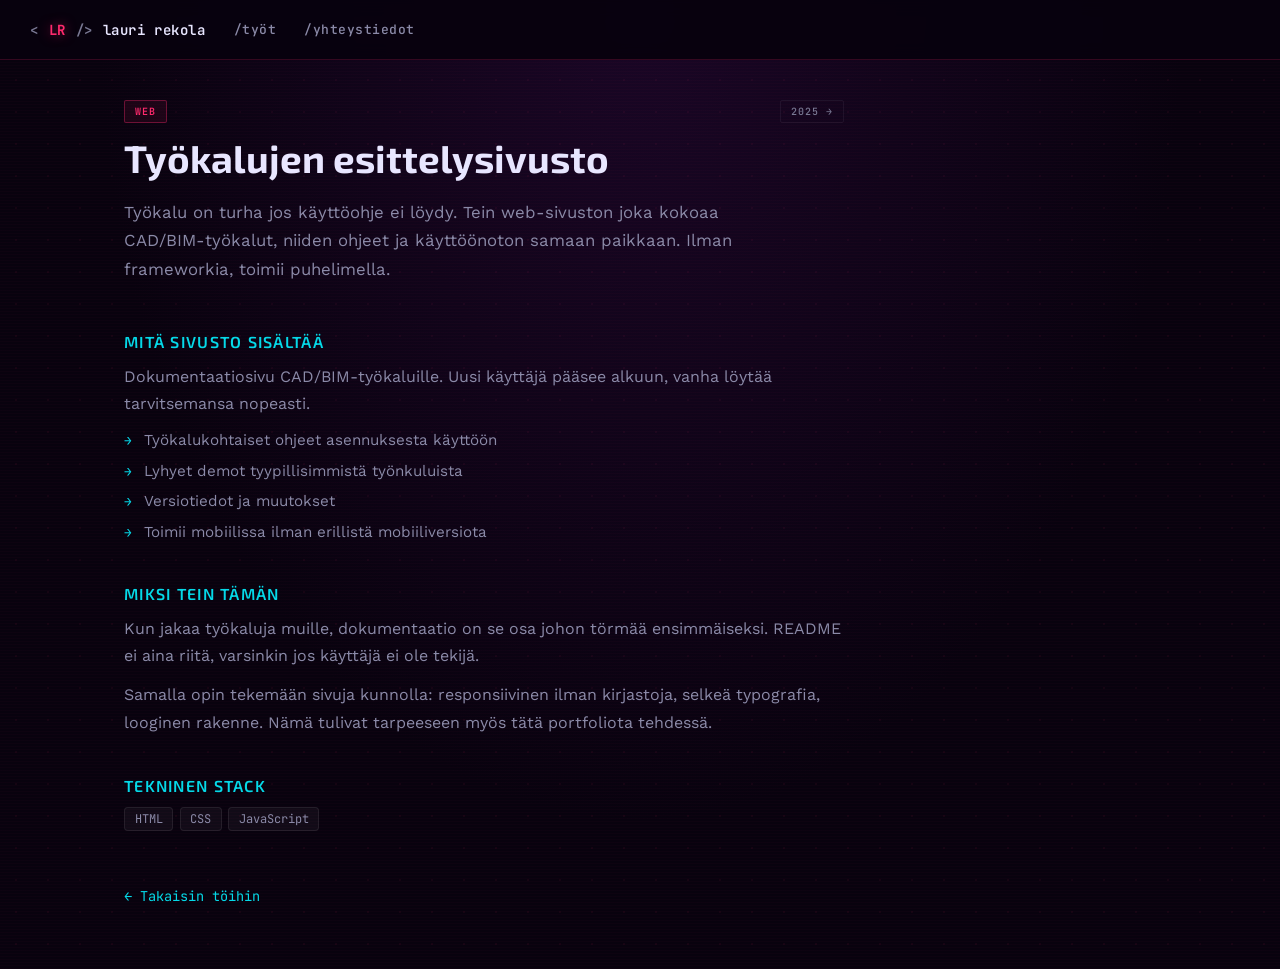
<file: projects/tyokalusivusto.html>
<!DOCTYPE html>
<html lang="fi">
<head>
<meta charset="UTF-8">
<meta name="viewport" content="width=device-width, initial-scale=1">
<title>Työkalujen esittelysivusto</title>
<link rel="preconnect" href="https://fonts.googleapis.com">
<link rel="preconnect" href="https://fonts.gstatic.com" crossorigin>
<link href="https://fonts.googleapis.com/css2?family=Exo+2:wght@400;500;600;700&family=Work+Sans:wght@400;500;600;700&family=JetBrains+Mono:wght@400;500;600;700&display=swap" rel="stylesheet">
<link rel="stylesheet" href="../style.css?v=21">
<style>
  .project-hero { max-width: 720px; margin-bottom: 3rem; }
  .project-hero h1 {
    font-family: 'Exo 2', sans-serif;
    font-size: clamp(1.6rem, 4vw, 2.4rem);
    font-weight: 700;
    line-height: 1.2;
    margin: 0.75rem 0 1rem;
    text-wrap: balance;
  }
  .project-hero .lede {
    font-size: 1.05rem;
    line-height: 1.7;
    color: var(--text-dim);
    max-width: 620px;
  }
  .project-section { max-width: 720px; margin-bottom: 2.5rem; }
  .project-section h2 {
    font-family: 'Exo 2', sans-serif;
    font-size: 1rem;
    font-weight: 600;
    text-transform: uppercase;
    letter-spacing: 0.08em;
    color: var(--cyan);
    margin: 0 0 0.75rem;
  }
  .project-section p {
    color: var(--text-dim);
    line-height: 1.7;
    margin: 0 0 0.75rem;
  }
  .output-list {
    list-style: none; padding: 0; margin: 0.75rem 0;
    display: flex; flex-direction: column; gap: 0.5rem;
  }
  .output-list li {
    display: flex; gap: 0.75rem; align-items: baseline;
    color: var(--text-dim); font-size: 0.95rem; line-height: 1.5;
  }
  .output-list li::before {
    content: "→"; color: var(--cyan);
    font-family: 'JetBrains Mono', monospace;
    font-size: 0.8rem; flex-shrink: 0;
  }
  .tag-row { display: flex; flex-wrap: wrap; gap: 0.4rem; margin-top: 0.75rem; }
  .tag {
    background: rgba(255,255,255,0.04);
    border: 1px solid rgba(255,255,255,0.08);
    border-radius: 4px;
    padding: 0.2rem 0.6rem;
    font-family: 'JetBrains Mono', monospace;
    font-size: 0.75rem;
    color: var(--text-dim);
  }
  .back-link {
    color: var(--cyan); font-family: 'JetBrains Mono', monospace;
    font-size: 0.85rem; text-decoration: none; display: inline-block; margin-top: 1rem;
  }
  .back-link:hover { color: var(--magenta); }
</style>
</head>
<body>

<nav class="topnav" aria-label="Päänavigaatio">
  <a class="brand" href="../index.html">
    <span class="brand-bracket">&lt;</span><span class="brand-icon">LR</span><span class="brand-bracket">/&gt;</span>
    <span class="brand-text">lauri rekola</span>
  </a>
  <div class="topnav-links">
    <a href="../index.html#tyot">/työt</a>
    <a href="../index.html#yhteys">/yhteystiedot</a>
  </div>
</nav>

<main class="container" id="main-content" style="padding-top: 100px; padding-bottom: 4rem;">

  <div class="project-hero">
    <div class="project-meta" style="margin-bottom: 0.75rem;">
      <span class="status-badge">WEB</span>
      <span class="year-badge">2025 →</span>
    </div>
    <h1>Työkalujen <span class="accent">esittelysivusto</span></h1>
    <p class="lede">
      Työkalu on turha jos käyttöohje ei löydy. Tein web-sivuston joka kokoaa CAD/BIM-työkalut, niiden ohjeet ja käyttöönoton samaan paikkaan. Ilman frameworkia, toimii puhelimella.
    </p>
  </div>

  <div class="project-section">
    <h2>Mitä sivusto sisältää</h2>
    <p>Dokumentaatiosivu CAD/BIM-työkaluille. Uusi käyttäjä pääsee alkuun, vanha löytää tarvitsemansa nopeasti.</p>

    <ul class="output-list">
      <li>Työkalukohtaiset ohjeet asennuksesta käyttöön</li>
      <li>Lyhyet demot tyypillisimmistä työnkuluista</li>
      <li>Versiotiedot ja muutokset</li>
      <li>Toimii mobiilissa ilman erillistä mobiiliversiota</li>
    </ul>
  </div>

  <div class="project-section">
    <h2>Miksi tein tämän</h2>
    <p>Kun jakaa työkaluja muille, dokumentaatio on se osa johon törmää ensimmäiseksi. README ei aina riitä, varsinkin jos käyttäjä ei ole tekijä.</p>
    <p>Samalla opin tekemään sivuja kunnolla: responsiivinen ilman kirjastoja, selkeä typografia, looginen rakenne. Nämä tulivat tarpeeseen myös tätä portfoliota tehdessä.</p>
  </div>

  <div class="project-section">
    <h2>Tekninen stack</h2>
    <div class="tag-row">
      <span class="tag">HTML</span>
      <span class="tag">CSS</span>
      <span class="tag">JavaScript</span>
    </div>
  </div>

  <a href="../index.html#tyot" class="back-link">← Takaisin töihin</a>

</main>

</body>
</html>
</file>
<file: style.css>
/* =========================================================
   Portfolio — Lauri Rekola
   Cyberpunk-neon paletti: tumma + magenta + cyan + amber.
   Vanilla CSS, ei frameworkia.
   ========================================================= */

:root {
  --bg:           #08020e;
  --bg-elev:      #15071f;
  --bg-card:      rgba(20, 8, 32, 0.7);

  --magenta:      #ff2a6d;
  --magenta-dim:  rgba(255, 42, 109, 0.35);
  --magenta-bg:   rgba(255, 42, 109, 0.08);

  --cyan:         #05d9e8;
  --cyan-dim:     rgba(5, 217, 232, 0.35);
  --cyan-bg:      rgba(5, 217, 232, 0.06);

  --amber:        #ffd93d;
  --green:        #5cf28e;

  --text:         #e8e6ff;
  --text-dim:     #8b8aa8;
  --text-faint:   #7a7994;

  --border:       rgba(255, 42, 109, 0.18);
  --border-dim:   rgba(232, 230, 255, 0.06);
}

/* ---------- Base ---------- */

html { background-color: var(--bg); }

body {
  margin: 0;
  font-family: 'Work Sans', sans-serif;
  font-feature-settings: "kern", "liga";
  color: var(--text);
  min-height: 100vh;
  background:
    /* CRT scan-line (very subtle) */
    repeating-linear-gradient(
      to bottom,
      transparent 0,
      transparent 2px,
      rgba(255, 42, 109, 0.018) 2px,
      rgba(255, 42, 109, 0.018) 3px
    ),
    /* Subtle dot grid */
    radial-gradient(circle, rgba(255, 42, 109, 0.05) 1px, transparent 1px) 0 0 / 32px 32px,
    /* Radial vignette */
    radial-gradient(ellipse at top, #1a0626, var(--bg) 60%);
}

* { box-sizing: border-box; }

a { color: var(--magenta); text-decoration: none; }

::selection { background: var(--magenta); color: var(--bg); }

:focus-visible {
  outline: 2px solid var(--cyan);
  outline-offset: 3px;
  border-radius: 2px;
}

/* ---------- Skip link ---------- */

.skip-link {
  position: absolute;
  top: -100%;
  left: 16px;
  z-index: 9999;
  padding: 8px 16px;
  background: var(--magenta);
  color: var(--bg);
  font-family: 'JetBrains Mono', ui-monospace, monospace;
  font-size: 13px;
  font-weight: 600;
  text-transform: uppercase;
  letter-spacing: 0.08em;
  text-decoration: none;
  border-radius: 4px;
}
.skip-link:focus {
  top: 8px;
}

/* ---------- Top navigation ---------- */

.topnav {
  position: fixed;
  top: 0;
  left: 0;
  right: 0;
  height: 60px;
  background: rgba(8, 2, 14, 0.95);
  display: flex;
  align-items: center;
  padding: 0 30px;
  gap: 28px;
  z-index: 9999;
  border-bottom: 1px solid var(--border);
  backdrop-filter: blur(8px);
}

.brand {
  display: inline-flex;
  align-items: baseline;
  gap: 10px;
  text-decoration: none;
  color: var(--text);
  font-family: 'JetBrains Mono', ui-monospace, monospace;
  font-weight: 600;
  font-size: 14px;
  letter-spacing: 0.04em;
}

.brand-icon {
  color: var(--magenta);
  font-weight: 700;
  text-shadow: 0 0 12px rgba(255, 42, 109, 0.6);
}

.brand-bracket { color: var(--text-faint); }

.topnav-links {
  display: flex;
  gap: 28px;
}

.topnav-links a {
  position: relative;
  color: var(--text-dim);
  text-decoration: none;
  font-family: 'JetBrains Mono', ui-monospace, monospace;
  font-weight: 500;
  font-size: 13px;
  letter-spacing: 0.04em;
  padding: 4px 0;
  transition: color 0.2s ease;
}

.topnav-links a::after {
  content: "";
  position: absolute;
  left: 0;
  right: 0;
  bottom: -2px;
  height: 2px;
  background: var(--magenta);
  box-shadow: 0 0 8px var(--magenta);
  transform: scaleX(0);
  transform-origin: left;
  transition: transform 0.22s ease;
}

.topnav-links a.active { color: var(--cyan); }
.topnav-links a.active::after { background: var(--cyan); box-shadow: 0 0 8px var(--cyan); transform: scaleX(1); }
.topnav-links a:hover { color: var(--magenta); }
.topnav-links a:hover::after { transform: scaleX(1); }

.topnav-right {
  margin-left: auto;
  display: flex;
  align-items: center;
  gap: 20px;
}

.nav-cta {
  display: inline-flex;
  align-items: center;
  padding: 6px 14px;
  border: 1px solid var(--magenta-dim);
  border-radius: 3px;
  font-family: 'JetBrains Mono', ui-monospace, monospace;
  font-size: 11px;
  font-weight: 600;
  letter-spacing: 0.1em;
  text-transform: uppercase;
  color: var(--magenta);
  text-decoration: none;
  white-space: nowrap;
  transition: background 0.18s ease, border-color 0.18s ease, box-shadow 0.18s ease;
}

.nav-cta:hover {
  background: var(--magenta-bg);
  border-color: var(--magenta);
  box-shadow: 0 0 12px var(--magenta-dim);
}

.availability {
  display: inline-flex;
  align-items: center;
  gap: 8px;
  color: var(--cyan);
  font-family: 'JetBrains Mono', ui-monospace, monospace;
  font-size: 11px;
  font-weight: 500;
  letter-spacing: 0.1em;
  text-transform: uppercase;
}

.availability-dot {
  width: 8px;
  height: 8px;
  border-radius: 50%;
  background: var(--green);
  box-shadow: 0 0 12px var(--green);
  animation: pulse 2s ease-in-out infinite;
}

@keyframes pulse {
  0%, 100% { opacity: 1; }
  50% { opacity: 0.4; }
}

@media (max-width: 960px) {
  .brand-text { display: none; }
  .availability { display: none; }
}

@media (max-width: 720px) {
  .topnav { gap: 16px; padding: 0 16px; }
  .topnav-links { gap: 16px; }
  .topnav-right { display: none; }
}

/* ---------- Hamburger button ---------- */

.nav-hamburger {
  display: none;
  margin-left: auto;
  padding: 8px 10px;
  background: none;
  border: 1px solid var(--border-dim);
  border-radius: 3px;
  cursor: pointer;
  flex-direction: column;
  gap: 5px;
  align-items: center;
  justify-content: center;
  min-width: 44px;
  min-height: 44px;
}

.nav-hamburger span {
  display: block;
  width: 18px;
  height: 1.5px;
  background: var(--text-dim);
  transition: transform 0.2s ease, opacity 0.2s ease;
  transform-origin: center;
}

.nav-hamburger[aria-expanded="true"] span:nth-child(1) {
  transform: translateY(6.5px) rotate(45deg);
}
.nav-hamburger[aria-expanded="true"] span:nth-child(2) { opacity: 0; }
.nav-hamburger[aria-expanded="true"] span:nth-child(3) {
  transform: translateY(-6.5px) rotate(-45deg);
}

/* ---------- Mobile nav dropdown ---------- */

.mobile-nav {
  display: none;
  position: fixed;
  top: 60px;
  left: 0;
  right: 0;
  background: rgba(8, 2, 14, 0.97);
  backdrop-filter: blur(12px);
  -webkit-backdrop-filter: blur(12px);
  border-bottom: 1px solid var(--border);
  z-index: 9998;
  padding: 8px 20px 20px;
  flex-direction: column;
}

.mobile-nav.open {
  display: flex;
  animation: nav-slide-down 0.18s ease forwards;
}

@keyframes nav-slide-down {
  from { opacity: 0; transform: translateY(-6px); }
  to   { opacity: 1; transform: translateY(0); }
}

.mobile-nav a {
  display: block;
  padding: 15px 4px;
  color: var(--text-dim);
  font-family: 'JetBrains Mono', ui-monospace, monospace;
  font-size: 14px;
  font-weight: 500;
  letter-spacing: 0.04em;
  text-decoration: none;
  border-bottom: 1px solid var(--border-dim);
  transition: color 0.18s ease;
}

.mobile-nav a:hover,
.mobile-nav a:focus-visible { color: var(--magenta); }

.mobile-nav .nav-cta {
  border-bottom: none;
  margin-top: 14px;
  align-self: flex-start;
  font-size: 11px;
}

.mobile-section {
  display: none;
  font-family: 'JetBrains Mono', ui-monospace, monospace;
  font-size: 12px;
  font-weight: 500;
  letter-spacing: 0.06em;
  color: var(--cyan);
  opacity: 0.75;
  flex: 1;
  text-align: center;
  overflow: hidden;
  white-space: nowrap;
  text-overflow: ellipsis;
}

@media (max-width: 540px) {
  .topnav-links { display: none; }
  .nav-hamburger { display: flex; }
  .mobile-section { display: block; }
}

@media (prefers-reduced-motion: reduce) {
  .mobile-nav.open { animation: none; }
  .nav-hamburger span { transition: none; }
}

/* ---------- Corner crosshairs ---------- */

.crosshair {
  position: fixed;
  width: 14px;
  height: 14px;
  pointer-events: none;
  z-index: 10;
  opacity: 0.6;
}

.crosshair::before,
.crosshair::after {
  content: "";
  position: absolute;
  background: var(--magenta);
  box-shadow: 0 0 6px var(--magenta-dim);
}

.crosshair::before { top: 50%; left: 0; right: 0; height: 1px; transform: translateY(-0.5px); }
.crosshair::after { left: 50%; top: 0; bottom: 0; width: 1px; transform: translateX(-0.5px); }

.crosshair.bl { bottom: 18px; left: 18px; }
.crosshair.br { bottom: 18px; right: 18px; }

@media (max-width: 600px) { .crosshair { display: none; } }

/* ---------- Scroll progress bar ---------- */

.scroll-progress {
  position: fixed;
  top: 60px;
  left: 0;
  right: 0;
  height: 2px;
  z-index: 9997;
  pointer-events: none;
  background: rgba(255, 42, 109, 0.06);
}

.scroll-progress__fill {
  width: 100%;
  height: 100%;
  background: linear-gradient(90deg, var(--magenta), var(--cyan));
  box-shadow: 0 0 10px var(--magenta-dim);
  transform: scaleX(0);
  transform-origin: 0 0;
  will-change: transform;
}

/* ---------- Scroll reveal ---------- */

.reveal { opacity: 0; transform: translateY(16px); }

.reveal.revealed {
  animation: reveal-in 0.55s cubic-bezier(0.16, 1, 0.3, 1) var(--reveal-delay, 0ms) both;
}

.reveal.reveal-done { opacity: 1; transform: none; }

@keyframes reveal-in {
  from { opacity: 0; transform: translateY(16px); }
  to   { opacity: 1; transform: translateY(0); }
}

/* Stagger successive cards in each grid */
.value-grid    > :nth-child(2),
.projects-grid > :nth-child(2),
.about-grid    > :nth-child(2) { --reveal-delay: 80ms; }

.value-grid    > :nth-child(3),
.projects-grid > :nth-child(3),
.about-grid    > :nth-child(3) { --reveal-delay: 160ms; }

/* ---------- Toast ---------- */

.toast-host {
  position: fixed;
  right: 24px;
  bottom: 24px;
  display: flex;
  flex-direction: column;
  gap: 10px;
  z-index: 9999;
  pointer-events: none;
}

.toast {
  padding: 12px 16px;
  min-width: 200px;
  background: rgba(8, 2, 14, 0.95);
  border: 1px solid var(--magenta-dim);
  border-radius: 4px;
  color: var(--text);
  font-size: 12px;
  font-family: 'JetBrains Mono', ui-monospace, monospace;
  letter-spacing: 0.04em;
  text-transform: uppercase;
  backdrop-filter: blur(6px);
  box-shadow: 0 10px 24px -12px var(--magenta-dim);
  opacity: 0;
  transform: translateY(12px) scale(0.96);
  transition: opacity 0.25s ease, transform 0.25s ease;
}

.toast--in { opacity: 1; transform: translateY(0) scale(1); }

/* =========================================================
   Portfolio-specific styles
   ========================================================= */

.container {
  max-width: 1080px;
  margin: 0 auto;
  padding: 110px 24px 64px;
}

/* ---------- Hero ---------- */

.hero {
  padding: 32px 0 80px;
  position: relative;
  text-align: center;
}

.hero-kicker {
  display: inline-block;
  font-family: 'JetBrains Mono', ui-monospace, monospace;
  font-size: 12px;
  font-weight: 600;
  letter-spacing: 0.18em;
  text-transform: uppercase;
  color: var(--cyan);
  margin: 10px auto 26px;
  padding: 6px 12px;
  border: 1px solid var(--cyan-dim);
  background: var(--cyan-bg);
  text-shadow: 0 0 12px rgba(5, 217, 232, 0.4);
}

.hero-kicker::before { content: "[ "; color: var(--text-faint); }
.hero-kicker::after  { content: " ]"; color: var(--text-faint); }

.hero h1 {
  font-family: 'Exo 2', sans-serif;
  font-size: clamp(48px, 9vw, 96px);
  font-weight: 700;
  letter-spacing: -0.03em;
  line-height: 1;
  margin: 0 0 18px 0;
  color: var(--text);
  text-transform: uppercase;
  position: relative;
  display: block;
}

/* Glitch-efekti hero-h1:lle */
.hero h1::before,
.hero h1::after {
  content: attr(data-text);
  position: absolute;
  top: 0;
  left: 0;
  width: 100%;
  height: 100%;
  pointer-events: none;
  text-transform: uppercase;
}

.hero h1::before {
  color: var(--magenta);
  z-index: -1;
  animation: glitch-shift-a 12s steps(2) infinite;
  mix-blend-mode: screen;
}

.hero h1::after {
  color: var(--cyan);
  z-index: -2;
  animation: glitch-shift-b 12s steps(2) infinite;
  mix-blend-mode: screen;
}

@keyframes glitch-shift-a {
  0%, 90%, 100% { transform: translate(0); opacity: 0.7; }
  91% { transform: translate(-3px, 1px); opacity: 1; }
  93% { transform: translate(2px, -1px); opacity: 0.8; }
  95% { transform: translate(-1px, 0); opacity: 1; }
}

@keyframes glitch-shift-b {
  0%, 90%, 100% { transform: translate(0); opacity: 0.6; }
  91% { transform: translate(3px, -1px); opacity: 1; }
  93% { transform: translate(-2px, 1px); opacity: 0.8; }
  95% { transform: translate(1px, 0); opacity: 1; }
}

.hero-pitch {
  font-family: 'Exo 2', sans-serif;
  font-size: clamp(21px, 2.5vw, 27px);
  font-weight: 600;
  line-height: 1.4;
  letter-spacing: -0.01em;
  color: var(--text);
  max-width: 660px;
  margin: 4px auto 20px;
}

.hero-pitch .accent { color: var(--cyan); }

.hero-cta {
  display: flex;
  gap: 14px;
  flex-wrap: wrap;
  justify-content: center;
}

.btn {
  display: inline-flex;
  align-items: center;
  gap: 10px;
  padding: 14px 24px;
  border-radius: 4px;
  font-weight: 600;
  font-size: 13px;
  letter-spacing: 0.1em;
  text-transform: uppercase;
  text-decoration: none;
  font-family: 'JetBrains Mono', ui-monospace, monospace;
  cursor: pointer;
  border: 1px solid transparent;
  transition: transform 0.18s ease, background 0.2s ease, box-shadow 0.2s ease;
}

.btn-primary {
  background: var(--magenta);
  color: var(--bg);
  box-shadow: 0 0 0 transparent;
}

.btn-primary:hover {
  background: var(--magenta);
  transform: translateY(-2px);
  box-shadow: 0 0 24px var(--magenta-dim), 0 8px 16px -8px var(--magenta);
}

.btn-secondary {
  background: transparent;
  border-color: var(--cyan-dim);
  color: var(--cyan);
}

.btn-secondary:hover {
  border-color: var(--cyan);
  background: var(--cyan-bg);
  transform: translateY(-2px);
  box-shadow: 0 0 18px rgba(5, 217, 232, 0.25);
}

/* ---------- Section heading ---------- */

.section {
  padding: 56px 0;
  scroll-margin-top: 80px;
  position: relative;
}

.section-kicker {
  font-family: 'JetBrains Mono', ui-monospace, monospace;
  font-size: 12px;
  font-weight: 600;
  letter-spacing: 0.18em;
  text-transform: uppercase;
  color: var(--cyan);
  margin: 0 0 12px 0;
}

.section-kicker::before {
  content: "// ";
  color: var(--text-faint);
}

.section h2 {
  font-family: 'Exo 2', sans-serif;
  font-size: clamp(32px, 5vw, 48px);
  font-weight: 700;
  letter-spacing: -0.02em;
  line-height: 1.1;
  margin: 0 0 32px 0;
  color: var(--text);
  text-transform: uppercase;
}

.section h2 .accent { color: var(--magenta); }

.section-lead {
  max-width: 680px;
  margin: -14px 0 38px;
  font-size: 15px;
  line-height: 1.65;
  color: var(--text-dim);
}

/* ---------- Value cards (mitä tuon mukanani) ---------- */

.value-grid {
  display: grid;
  grid-template-columns: repeat(auto-fit, minmax(280px, 1fr));
  gap: 20px;
}

.value-card {
  padding: 26px 24px;
  background: var(--bg-card);
  border: 1px solid var(--border-dim);
  border-radius: 6px;
  position: relative;
  overflow: hidden;
  transition: border-color 0.25s ease, transform 0.25s ease;
}

.value-card:hover {
  border-color: var(--magenta-dim);
  transform: translateY(-2px);
}

.value-num {
  display: block;
  font-family: 'JetBrains Mono', ui-monospace, monospace;
  font-size: 32px;
  font-weight: 700;
  color: var(--magenta);
  opacity: 0.4;
  margin-bottom: 8px;
  letter-spacing: -0.02em;
}

.value-card h3 {
  font-family: 'Exo 2', sans-serif;
  font-size: 17px;
  font-weight: 600;
  color: var(--text);
  margin: 0 0 10px 0;
  line-height: 1.3;
}

.value-card p {
  margin: 0;
  line-height: 1.65;
  color: var(--text-dim);
  font-size: 14px;
}

/* ---------- About ---------- */

.about-grid {
  display: grid;
  grid-template-columns: 1fr;
  gap: 20px;
  max-width: 980px;
}

@media (min-width: 580px) {
  .about-grid { grid-template-columns: 1fr 1fr; }
}

.about-block--wide {
  grid-column: 1 / -1;
}

.about-block {
  padding: 24px;
  background: var(--bg-card);
  border: 1px solid var(--border-dim);
  border-radius: 6px;
  position: relative;
  transition: border-color 0.25s ease, transform 0.25s ease;
}

.about-block:hover { border-color: var(--magenta-dim); transform: translateY(-2px); }

.about-block h3 {
  font-family: 'JetBrains Mono', ui-monospace, monospace;
  font-size: 12px;
  font-weight: 600;
  text-transform: uppercase;
  letter-spacing: 0.12em;
  color: var(--magenta);
  margin: 0 0 14px 0;
}

.about-block h3::before {
  content: "> ";
  color: var(--text-faint);
}

.about-block p {
  margin: 0;
  line-height: 1.7;
  color: var(--text);
  font-size: 15px;
}

/* ---------- Projects ---------- */

.projects-grid {
  display: grid;
  grid-template-columns: repeat(auto-fit, minmax(min(320px, 100%), 1fr));
  gap: 22px;
}

.project-card {
  display: flex;
  flex-direction: column;
  background: var(--bg-card);
  border: 1px solid var(--border-dim);
  border-radius: 8px;
  overflow: visible;
  transition: transform 0.25s ease, border-color 0.25s ease, box-shadow 0.25s ease;
  position: relative;
}

.project-card::before {
  content: "";
  position: absolute;
  inset: 0;
  border-radius: 8px;
  padding: 1px;
  background: linear-gradient(135deg, var(--magenta-dim), transparent 40%, var(--cyan-dim) 100%);
  -webkit-mask: linear-gradient(#000 0 0) content-box, linear-gradient(#000 0 0);
  -webkit-mask-composite: xor;
  mask-composite: exclude;
  opacity: 0;
  transition: opacity 0.25s ease;
  pointer-events: none;
}

.project-card:hover {
  transform: translateY(-3px);
  box-shadow: 0 20px 40px -20px rgba(255, 42, 109, 0.3);
}

.project-card:hover::before { opacity: 1; }

.project-thumb {
  aspect-ratio: 16 / 9;
  background:
    linear-gradient(135deg, var(--magenta-bg), var(--cyan-bg)),
    repeating-linear-gradient(
      45deg,
      rgba(255, 42, 109, 0.04) 0 8px,
      transparent 8px 16px
    ),
    #100416;
  border-bottom: 1px solid var(--border-dim);
  border-radius: 8px 8px 0 0;
  position: relative;
  overflow: hidden;
}

.project-thumb img {
  display: block;
  width: 100%;
  height: 100%;
  object-fit: cover;
}

.project-mock {
  position: absolute;
  inset: 0;
}

.project-mock svg {
  display: block;
  width: 100%;
  height: 100%;
}

/* Pieni kuvateksti SVG-kuvituksen päällä — tekee kuvasta tarkoituksellisen */
.project-caption {
  position: absolute;
  left: 10px;
  bottom: 10px;
  z-index: 2;
  font-family: 'JetBrains Mono', ui-monospace, monospace;
  font-size: 9.5px;
  font-weight: 600;
  letter-spacing: 0.07em;
  text-transform: uppercase;
  color: var(--text-dim);
  background: rgba(8, 2, 14, 0.8);
  border: 1px solid var(--border-dim);
  border-radius: 3px;
  padding: 3px 8px;
}

.project-body {
  padding: 20px 22px 22px;
  display: flex;
  flex-direction: column;
  gap: 12px;
  flex: 1;
}

.project-meta {
  display: flex;
  justify-content: space-between;
  align-items: center;
  gap: 8px;
}

.status-badge,
.year-badge {
  display: inline-block;
  font-family: 'JetBrains Mono', ui-monospace, monospace;
  font-size: 10px;
  font-weight: 600;
  letter-spacing: 0.1em;
  text-transform: uppercase;
  padding: 4px 10px;
  border-radius: 2px;
}

.status-badge {
  background: var(--magenta-bg);
  border: 1px solid var(--magenta-dim);
  color: var(--magenta);
}

.year-badge {
  border: 1px solid var(--border-dim);
  color: var(--text-faint);
  font-weight: 500;
}

.project-card h3 {
  font-family: 'Exo 2', sans-serif;
  font-size: 22px;
  font-weight: 700;
  letter-spacing: -0.01em;
  margin: 4px 0 0 0;
  color: var(--text);
}

.project-card p {
  margin: 0;
  line-height: 1.6;
  color: var(--text-dim);
  font-size: 14px;
}

.case-line {
  margin: 0;
  font-size: 13.5px;
  line-height: 1.6;
}

.case-tag {
  display: inline-block;
  font-family: 'JetBrains Mono', ui-monospace, monospace;
  font-size: 9.5px;
  font-weight: 600;
  letter-spacing: 0.08em;
  text-transform: uppercase;
  color: var(--magenta);
  margin-right: 8px;
  padding: 2px 7px;
  border: 1px solid var(--magenta-dim);
  border-radius: 3px;
}

/* Hyöty / Lopputulos erottuu cyanilla — kortin "myyntipointti" */
.case-tag--hyoty {
  color: var(--cyan);
  border-color: var(--cyan-dim);
}

/* Rooli erottuu amberilla — oma osuus projektissa */
.case-tag--role {
  color: var(--amber);
  border-color: rgba(255, 217, 61, 0.4);
}

.tech-chips {
  display: flex;
  flex-wrap: wrap;
  gap: 6px;
  margin: 8px 0 0;
}

.chip {
  display: inline-block;
  padding: 3px 9px;
  border: 1px solid var(--cyan-dim);
  border-radius: 2px;
  font-family: 'JetBrains Mono', ui-monospace, monospace;
  font-size: 10.5px;
  color: var(--cyan);
  letter-spacing: 0.04em;
  background: var(--cyan-bg);
}

.project-links {
  display: flex;
  gap: 18px;
  margin-top: auto;
  padding-top: 12px;
}

.project-links a {
  font-family: 'JetBrains Mono', ui-monospace, monospace;
  font-size: 12px;
  font-weight: 600;
  letter-spacing: 0.08em;
  text-transform: uppercase;
  color: var(--magenta);
  text-decoration: none;
  display: inline-flex;
  align-items: center;
  gap: 4px;
  transition: color 0.18s ease, transform 0.18s ease, text-shadow 0.18s ease;
}

.project-links a:hover {
  color: var(--magenta);
  transform: translateX(3px);
  text-shadow: 0 0 12px var(--magenta-dim);
}

/* ---------- Case studies ---------- */

.case-study {
  scroll-margin-top: 80px;
  padding: 28px 30px;
  margin-bottom: 22px;
  background: var(--bg-card);
  border: 1px solid var(--magenta-dim);
  border-radius: 8px;
}

.case-study:last-child { margin-bottom: 0; }

.case-head {
  display: flex;
  align-items: baseline;
  gap: 14px;
  flex-wrap: wrap;
  margin-bottom: 22px;
}

.case-index {
  font-family: 'JetBrains Mono', ui-monospace, monospace;
  font-size: 11px;
  font-weight: 600;
  letter-spacing: 0.14em;
  text-transform: uppercase;
  color: var(--cyan);
}

.case-index::before { content: "// "; color: var(--text-faint); }

.case-study h3 {
  font-family: 'Exo 2', sans-serif;
  font-size: 24px;
  font-weight: 700;
  letter-spacing: -0.01em;
  margin: 0;
  color: var(--text);
}

/* Process flow -- vaakasuuntainen prosessikaavio */
.flow {
  list-style: none;
  margin: 0 0 24px;
  padding: 0;
  display: flex;
  flex-wrap: wrap;
  gap: 10px 26px;
  align-items: stretch;
}

.flow-step {
  position: relative;
  flex: 1 1 120px;
  min-width: 108px;
  display: flex;
  align-items: center;
  gap: 9px;
  padding: 12px 13px;
  background: var(--cyan-bg);
  border: 1px solid var(--cyan-dim);
  border-radius: 4px;
  font-family: 'JetBrains Mono', ui-monospace, monospace;
  font-size: 12px;
  font-weight: 500;
  line-height: 1.3;
  color: var(--text);
}

.flow-step--end {
  background: var(--magenta-bg);
  border-color: var(--magenta-dim);
}

.flow-num {
  flex-shrink: 0;
  width: 20px;
  height: 20px;
  display: inline-flex;
  align-items: center;
  justify-content: center;
  border-radius: 50%;
  background: var(--cyan);
  color: var(--bg);
  font-size: 11px;
  font-weight: 700;
}

.flow-step--end .flow-num { background: var(--magenta); }

.flow-step:not(:last-child)::after {
  content: "→";
  position: absolute;
  right: -20px;
  top: 50%;
  transform: translateY(-50%);
  color: var(--magenta);
  font-size: 15px;
  font-weight: 700;
  font-family: 'JetBrains Mono', ui-monospace, monospace;
}

/* Case-tekstilohkot */
.case-grid {
  display: grid;
  grid-template-columns: repeat(auto-fit, minmax(240px, 1fr));
  gap: 18px;
  margin-bottom: 22px;
}

.case-block h4 {
  font-family: 'JetBrains Mono', ui-monospace, monospace;
  font-size: 12px;
  font-weight: 600;
  text-transform: uppercase;
  letter-spacing: 0.12em;
  color: var(--magenta);
  margin: 0 0 8px 0;
}

.case-block h4::before { content: "> "; color: var(--text-faint); }

.case-block p {
  margin: 0;
  line-height: 1.65;
  color: var(--text-dim);
  font-size: 14px;
}

.case-block--note {
  padding: 14px 16px;
  border: 1px dashed var(--border-dim);
  border-radius: 6px;
  background: rgba(255, 255, 255, 0.015);
}

.case-block--note h4 { color: var(--text-faint); }
.case-block--note h4::before { content: "! "; }

/* Case-footer: teknologiat + yhteydenotto-CTA */
.case-foot {
  display: flex;
  justify-content: space-between;
  align-items: center;
  gap: 14px;
  flex-wrap: wrap;
  padding-top: 18px;
  border-top: 1px solid var(--border-dim);
}

.case-tech {
  font-family: 'JetBrains Mono', ui-monospace, monospace;
  font-size: 11.5px;
  color: var(--text-faint);
  letter-spacing: 0.04em;
}

.case-ask {
  font-family: 'JetBrains Mono', ui-monospace, monospace;
  font-size: 12px;
  font-weight: 600;
  letter-spacing: 0.08em;
  text-transform: uppercase;
  color: var(--magenta);
  text-decoration: none;
  display: inline-flex;
  align-items: center;
  gap: 4px;
  transition: transform 0.18s ease, text-shadow 0.18s ease;
}

.case-ask:hover {
  transform: translateX(3px);
  text-shadow: 0 0 12px var(--magenta-dim);
}

@media (max-width: 780px) {
  .flow { flex-direction: column; gap: 24px 0; }
  .flow-step { flex: 1 1 auto; }
  .flow-step:not(:last-child)::after {
    right: auto;
    left: 20px;
    top: auto;
    bottom: -20px;
    transform: rotate(90deg);
  }
}

@media (max-width: 600px) {
  .case-study { padding: 22px 18px; }
  .case-foot { flex-direction: column; align-items: flex-start; }
}

/* ---------- Skills ---------- */

.skill-tier {
  margin-bottom: 30px;
}

.skill-tier:last-child { margin-bottom: 0; }

.skill-tier-head {
  display: flex;
  align-items: baseline;
  gap: 14px;
  margin-bottom: 16px;
  flex-wrap: wrap;
}

.skill-tier-head h3 {
  font-family: 'Exo 2', sans-serif;
  font-size: 18px;
  font-weight: 600;
  color: var(--text);
  margin: 0;
}

.skill-tier-note {
  font-family: 'JetBrains Mono', ui-monospace, monospace;
  font-size: 11px;
  letter-spacing: 0.04em;
  color: var(--text-faint);
}

.skill-tier-note::before { content: "// "; }

.chips {
  display: flex;
  flex-wrap: wrap;
  gap: 8px;
  margin: 0;
  padding: 0;
  list-style: none;
}

.chips li {
  display: inline-block;
  font-family: 'JetBrains Mono', ui-monospace, monospace;
  transition: border-color 0.18s ease, color 0.18s ease, background 0.18s ease;
}

/* Paaosaaminen — korostettu */
.chips-primary li {
  padding: 8px 14px;
  border: 1px solid var(--magenta-dim);
  border-radius: 3px;
  font-size: 13px;
  font-weight: 500;
  color: var(--text);
  background: var(--magenta-bg);
}

.chips-primary li:hover,
.chips-primary li:active {
  border-color: var(--magenta);
  color: var(--magenta);
}

/* Tukiosaaminen — himmeampi */
.chips-support li {
  padding: 6px 12px;
  border: 1px solid var(--border-dim);
  border-radius: 3px;
  font-size: 12px;
  color: var(--text-dim);
  background: transparent;
}

.chips-support li:hover,
.chips-support li:active {
  border-color: var(--cyan-dim);
  color: var(--cyan);
}

/* ---------- Contact ---------- */

.contact-card {
  max-width: 640px;
  padding: 32px;
  background: var(--bg-card);
  border-radius: 8px;
  position: relative;
}

.contact-card::before {
  content: "";
  position: absolute;
  inset: 0;
  padding: 1px;
  border-radius: 8px;
  background: linear-gradient(135deg, var(--magenta), var(--cyan) 70%);
  -webkit-mask: linear-gradient(#000 0 0) content-box, linear-gradient(#000 0 0);
  -webkit-mask-composite: xor;
  mask-composite: exclude;
  pointer-events: none;
}

.contact-intro {
  margin: 0 0 24px 0;
  font-size: 15px;
  line-height: 1.65;
  color: var(--text);
  position: relative;
}

.contact-list {
  margin: 0;
  padding: 0;
  list-style: none;
  display: grid;
  gap: 16px;
  position: relative;
}

.contact-actions {
  display: flex;
  gap: 14px;
  flex-wrap: wrap;
  margin-top: 26px;
  position: relative;
}

.contact-list li {
  display: grid;
  grid-template-columns: 110px 1fr;
  gap: 16px;
  align-items: center;
}

.contact-label {
  font-family: 'JetBrains Mono', ui-monospace, monospace;
  font-size: 11px;
  font-weight: 600;
  letter-spacing: 0.14em;
  text-transform: uppercase;
  color: var(--cyan);
}

.contact-label::before { content: "> "; color: var(--text-faint); }

.contact-value {
  font-size: 15px;
  color: var(--text);
  font-family: 'JetBrains Mono', ui-monospace, monospace;
}

.contact-value a {
  color: var(--magenta);
  text-decoration: none;
  border-bottom: 1px solid transparent;
  transition: border-color 0.2s ease, text-shadow 0.2s ease;
}

.contact-value a:hover {
  border-bottom-color: var(--magenta);
  text-shadow: 0 0 12px var(--magenta-dim);
}

.copy-btn {
  margin-left: 10px;
  padding: 6px 10px;
  min-height: 28px;
  font-family: 'JetBrains Mono', ui-monospace, monospace;
  font-size: 10px;
  font-weight: 600;
  letter-spacing: 0.12em;
  text-transform: uppercase;
  color: var(--cyan);
  background: transparent;
  border: 1px solid var(--cyan-dim);
  border-radius: 2px;
  cursor: pointer;
  transition: color 0.2s ease, border-color 0.2s ease, background 0.2s ease;
}

.copy-btn:hover {
  color: var(--bg);
  background: var(--cyan);
  border-color: var(--cyan);
}

@media (max-width: 600px) {
  .contact-list li { grid-template-columns: 1fr; gap: 4px; }
}

/* ---------- Footer ---------- */

.site-footer {
  width: 100%;
  max-width: 1080px;
  margin: 64px auto 0;
  padding: 32px 24px 24px;
  font-family: 'JetBrains Mono', ui-monospace, monospace;
  font-size: 11px;
  letter-spacing: 0.12em;
  text-transform: uppercase;
  color: var(--text-faint);
  text-align: center;
  box-sizing: border-box;
  position: relative;
}

.site-footer::before {
  content: "";
  position: absolute;
  top: 0;
  left: 24px;
  right: 24px;
  height: 1px;
  background: linear-gradient(to right, transparent, var(--magenta-dim), transparent);
}

.site-footer .accent { color: var(--cyan); }

/* ---------- Reduced motion ---------- */

@media (prefers-reduced-motion: reduce) {
  .hero h1::before, .hero h1::after { display: none; }
  .availability-dot { animation: none; opacity: 1; }
  .reveal, .reveal.revealed, .reveal.reveal-done {
    opacity: 1 !important;
    transform: none !important;
    animation: none !important;
  }
  .mobile-nav.open { animation: none !important; }
  .nav-hamburger span { transition: none !important; }
  .scroll-progress__fill { transition: none; }
  .project-card:hover,
  .value-card:hover,
  .btn:hover,
  .about-block:hover,
  .project-links a:hover,
  .case-ask:hover { transform: none !important; }
}
</file>
